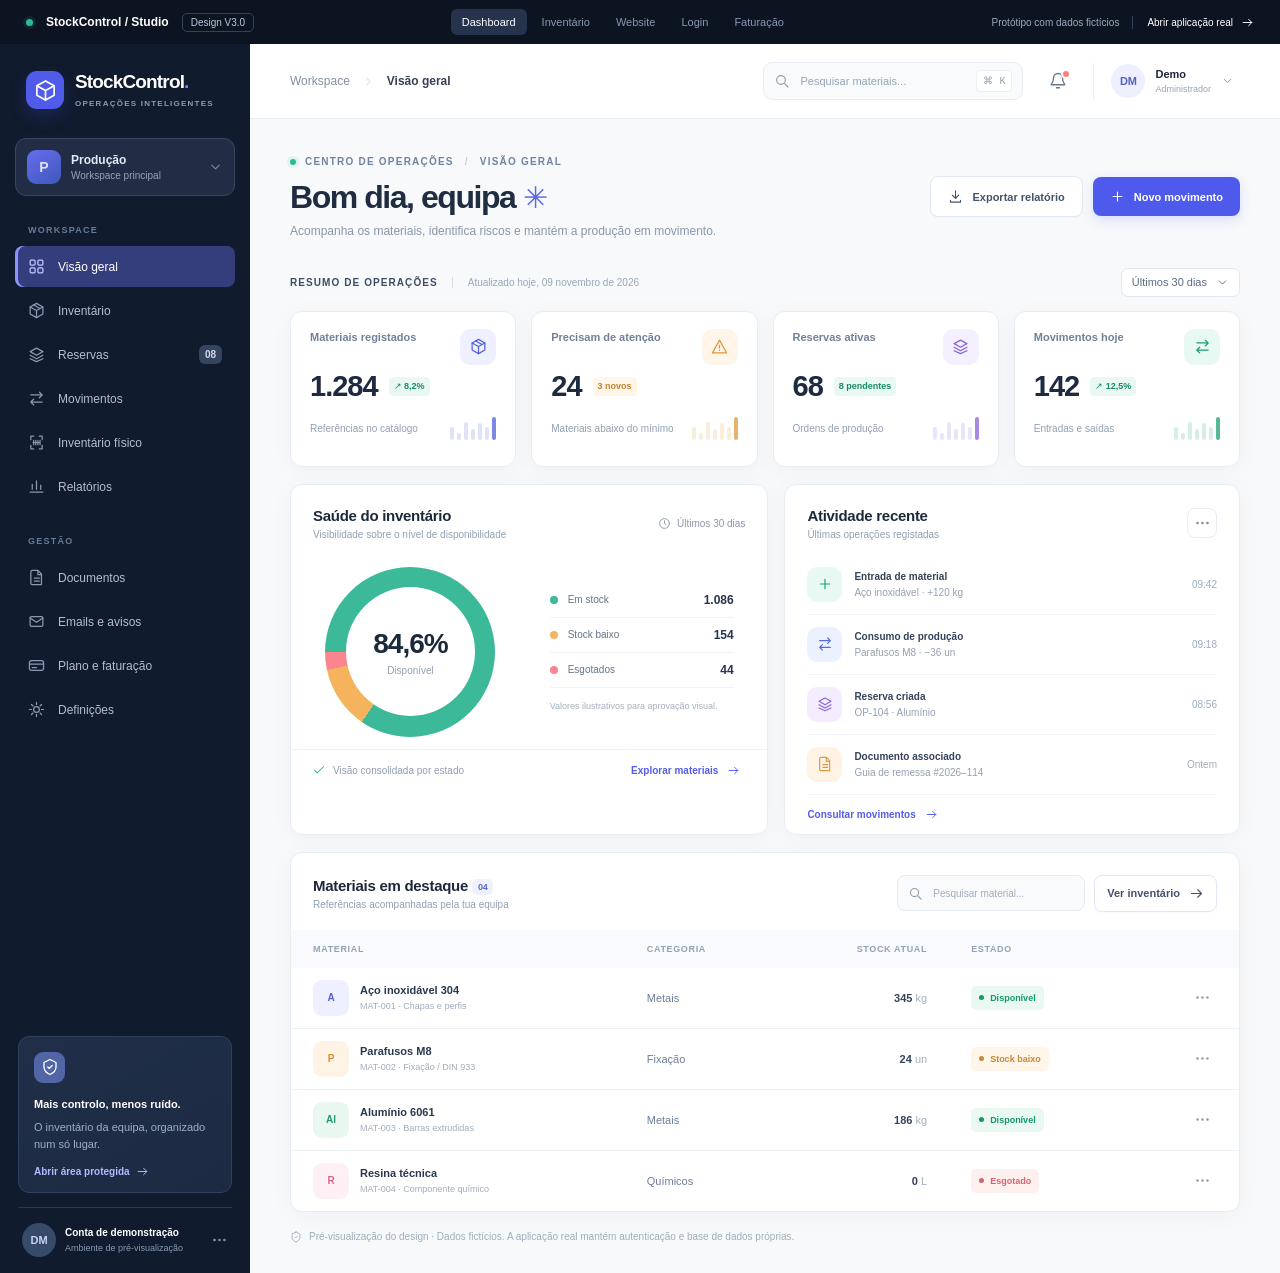
<file: portal_php/public/assets/design-v3/index.html>
<!doctype html>
<html lang="pt-PT">
<head>
<meta charset="UTF-8"><meta name="viewport" content="width=device-width,initial-scale=1">
<meta name="theme-color" content="#101a2a">
<title>StockControl · Design V3 — protótipo</title>
<link rel="stylesheet" href="styles.css">
</head>
<body>
<svg class="svg-defs" xmlns="http://www.w3.org/2000/svg"><defs>
<symbol id="ic-logo" viewBox="0 0 24 24"><path d="m12 2 9 5.1v9.8L12 22l-9-5.1V7.1L12 2Z"/><path d="M3.4 7.4 12 12l8.6-4.6M12 12v10"/></symbol>
<symbol id="ic-grid" viewBox="0 0 24 24"><rect x="3" y="3" width="7" height="7" rx="1.5"/><rect x="14" y="3" width="7" height="7" rx="1.5"/><rect x="3" y="14" width="7" height="7" rx="1.5"/><rect x="14" y="14" width="7" height="7" rx="1.5"/></symbol>
<symbol id="ic-package" viewBox="0 0 24 24"><path d="m12 2 9 5v10l-9 5-9-5V7l9-5Z"/><path d="m3 7 9 5 9-5M12 12v10M8 4.2l9 5"/></symbol>
<symbol id="ic-arrows" viewBox="0 0 24 24"><path d="M4 7h16m-4-4 4 4-4 4M20 17H4m4-4-4 4 4 4"/></symbol>
<symbol id="ic-layers" viewBox="0 0 24 24"><path d="m12 3 9 5-9 5-9-5 9-5Zm-9 10 9 5 9-5M3 18l9 4 9-4"/></symbol>
<symbol id="ic-scan" viewBox="0 0 24 24"><path d="M8 3H4v5m12-5h4v5M4 16v5h4m12-5v5h-4M7 12h10M8 9v6m3-6v6m3-6v6m3-6v6"/></symbol>
<symbol id="ic-chart" viewBox="0 0 24 24"><path d="M3 20h18M6 16V9m6 7V4m6 12v-6"/></symbol>
<symbol id="ic-file" viewBox="0 0 24 24"><path d="M6 2h8l5 5v15H6a2 2 0 0 1-2-2V4a2 2 0 0 1 2-2ZM14 2v6h5M9 13h7m-7 4h7"/></symbol>
<symbol id="ic-mail" viewBox="0 0 24 24"><rect x="3" y="5" width="18" height="14" rx="2"/><path d="m3 7 9 6 9-6"/></symbol>
<symbol id="ic-credit" viewBox="0 0 24 24"><rect x="2" y="5" width="20" height="14" rx="3"/><path d="M2 10h20M6 15h6"/></symbol>
<symbol id="ic-settings" viewBox="0 0 24 24"><path d="M12 2v3m0 14v3M4.9 4.9l2.1 2.1m10 10 2.1 2.1M2 12h3m14 0h3M4.9 19.1 7 17m10-10 2.1-2.1"/><circle cx="12" cy="12" r="4"/></symbol>
<symbol id="ic-search" viewBox="0 0 24 24"><circle cx="10.5" cy="10.5" r="6.5"/><path d="m16 16 5 5"/></symbol>
<symbol id="ic-bell" viewBox="0 0 24 24"><path d="M18 8a6 6 0 0 0-12 0c0 7-3 7-3 9h18c0-2-3-2-3-9M10 21h4"/></symbol>
<symbol id="ic-plus" viewBox="0 0 24 24"><path d="M12 5v14M5 12h14"/></symbol>
<symbol id="ic-arrow" viewBox="0 0 24 24"><path d="M4 12h16m-6-6 6 6-6 6"/></symbol>
<symbol id="ic-chevron" viewBox="0 0 24 24"><path d="m9 6 6 6-6 6"/></symbol>
<symbol id="ic-down" viewBox="0 0 24 24"><path d="m6 9 6 6 6-6"/></symbol>
<symbol id="ic-download" viewBox="0 0 24 24"><path d="M12 3v12m-5-5 5 5 5-5M4 18v3h16v-3"/></symbol>
<symbol id="ic-check" viewBox="0 0 24 24"><path d="m4 12 5 5L20 6"/></symbol>
<symbol id="ic-alert" viewBox="0 0 24 24"><path d="m12 3 10 18H2L12 3Zm0 7v4m0 3v.5"/></symbol>
<symbol id="ic-trend" viewBox="0 0 24 24"><path d="m3 17 6-6 4 4 8-8m-7 0h7v7"/></symbol>
<symbol id="ic-clock" viewBox="0 0 24 24"><circle cx="12" cy="12" r="9"/><path d="M12 7v5l3 2"/></symbol>
<symbol id="ic-dots" viewBox="0 0 24 24"><circle cx="5" cy="12" r="1"/><circle cx="12" cy="12" r="1"/><circle cx="19" cy="12" r="1"/></symbol>
<symbol id="ic-shield" viewBox="0 0 24 24"><path d="m12 2 8 4v6c0 5-3.5 8-8 10-4.5-2-8-5-8-10V6l8-4Z"/><path d="m9 12 2 2 4-4"/></symbol>
<symbol id="ic-lock" viewBox="0 0 24 24"><rect x="4" y="10" width="16" height="11" rx="2"/><path d="M8 10V7a4 4 0 0 1 8 0v3"/></symbol>
<symbol id="ic-user" viewBox="0 0 24 24"><circle cx="12" cy="8" r="4"/><path d="M4 21c0-5 3-7 8-7s8 2 8 7"/></symbol>
<symbol id="ic-menu" viewBox="0 0 24 24"><path d="M3 6h18M3 12h18M3 18h18"/></symbol>
<symbol id="ic-close" viewBox="0 0 24 24"><path d="M5 5 19 19M19 5 5 19"/></symbol>
</defs></svg>
<div class="preview-top" id="previewTop"><div class="preview-left"><span class="preview-light"></span><strong>StockControl / Studio</strong><span class="preview-version">Design V3.0</span></div><div class="preview-switch" role="tablist" aria-label="Ecrãs"><button class="active" data-screen="dashboard">Dashboard</button><button data-screen="inventory">Inventário</button><button data-screen="home">Website</button><button data-screen="login">Login</button><button data-screen="billing">Faturação</button></div><div class="preview-right"><span>Protótipo com dados fictícios</span><a href="../../../?page=login">Abrir aplicação real <svg class="icon"><use href="#ic-arrow"/></svg></a></div></div>
<div id="screen-dashboard" class="screen active"></div>
<div id="screen-inventory" class="screen"></div>
<div id="screen-home" class="screen"></div>
<div id="screen-login" class="screen"></div>
<div id="screen-billing" class="screen"></div>
<div id="toast" class="toast" role="status" aria-live="polite"></div>
<div id="modal-host"></div>
<script src="app.js"></script>
</body></html>
</file>
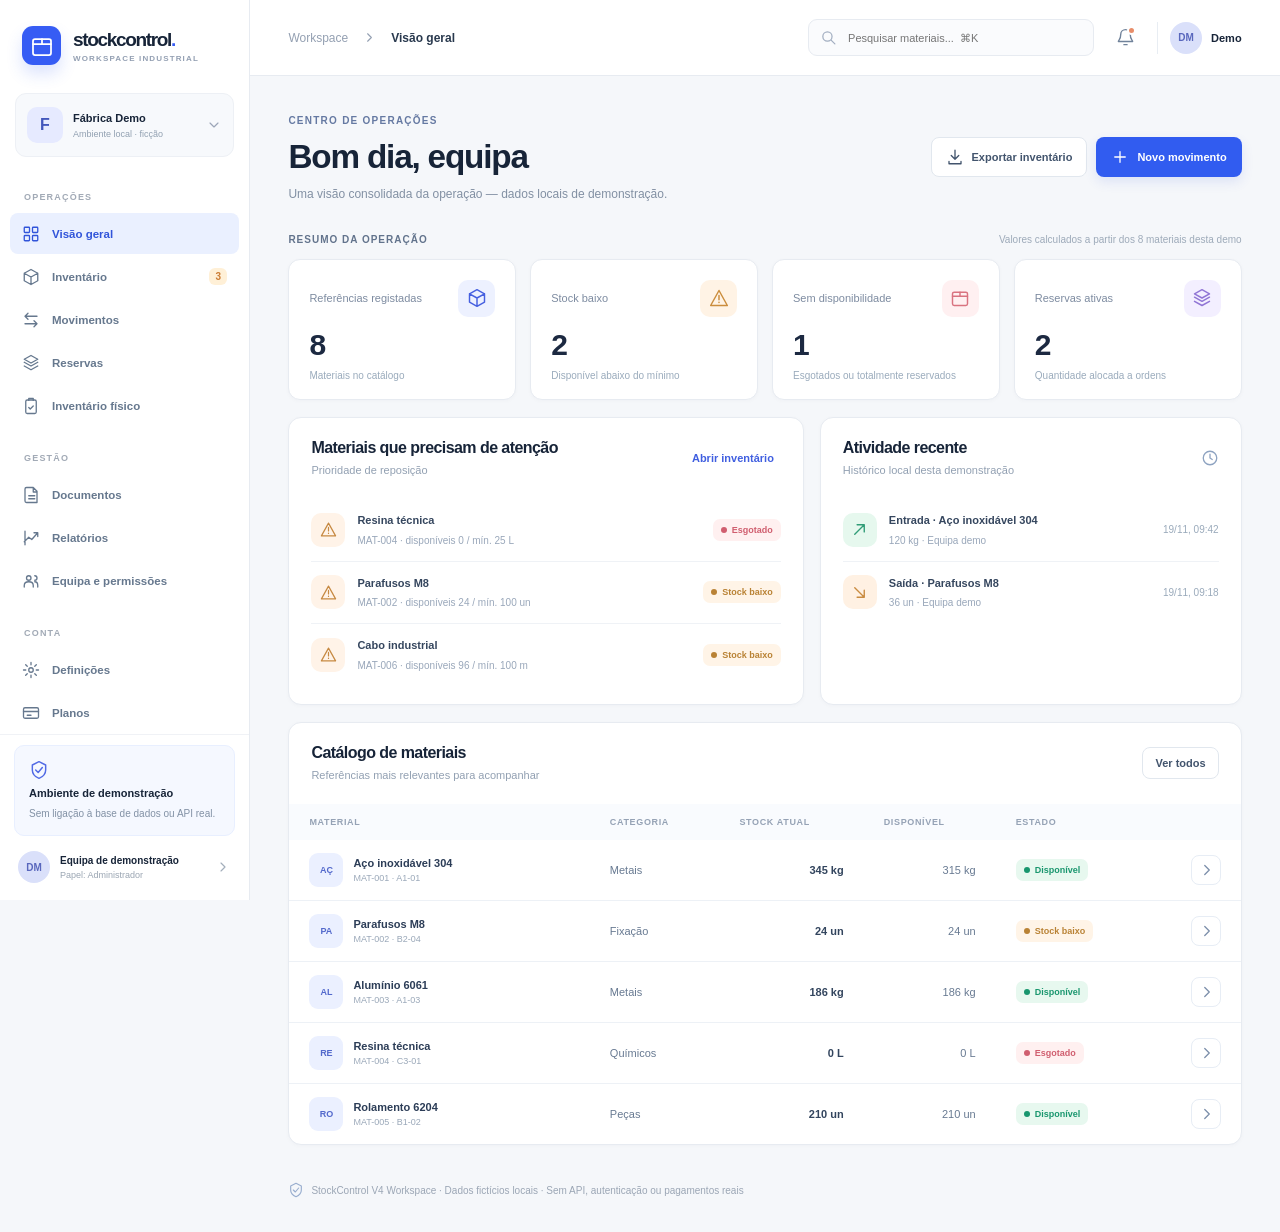
<file: portal_php/public/assets/design-v4/index.html>
<!doctype html>
<html lang="pt-PT">
<head>
  <meta charset="utf-8">
  <meta name="viewport" content="width=device-width,initial-scale=1">
  <meta name="theme-color" content="#f5f7fa">
  <meta name="robots" content="noindex,nofollow">
  <meta name="description" content="StockControl V4 — ambiente de demonstração local para inventário, reservas e produção. Sem ligação a dados reais.">
  <title>StockControl — Workspace V4 (Demonstração)</title>
  <link rel="stylesheet" href="./styles.css">
</head>
<body>
  <a class="skip-link" href="#main-content">Saltar para o conteúdo</a>
  <div id="app"></div>
  <div id="modal-host"></div>
  <div id="toast" class="toast" role="status" aria-live="polite"></div>
  <script src="./model.js"></script>
  <script src="./app.js"></script>
  <style>.skip-link{position:fixed;left:15px;top:-60px;z-index:300;background:#fff;padding:10px 15px;border:2px solid #365cf4;border-radius:8px}.skip-link:focus{top:12px}</style>
</body>
</html>
</file>
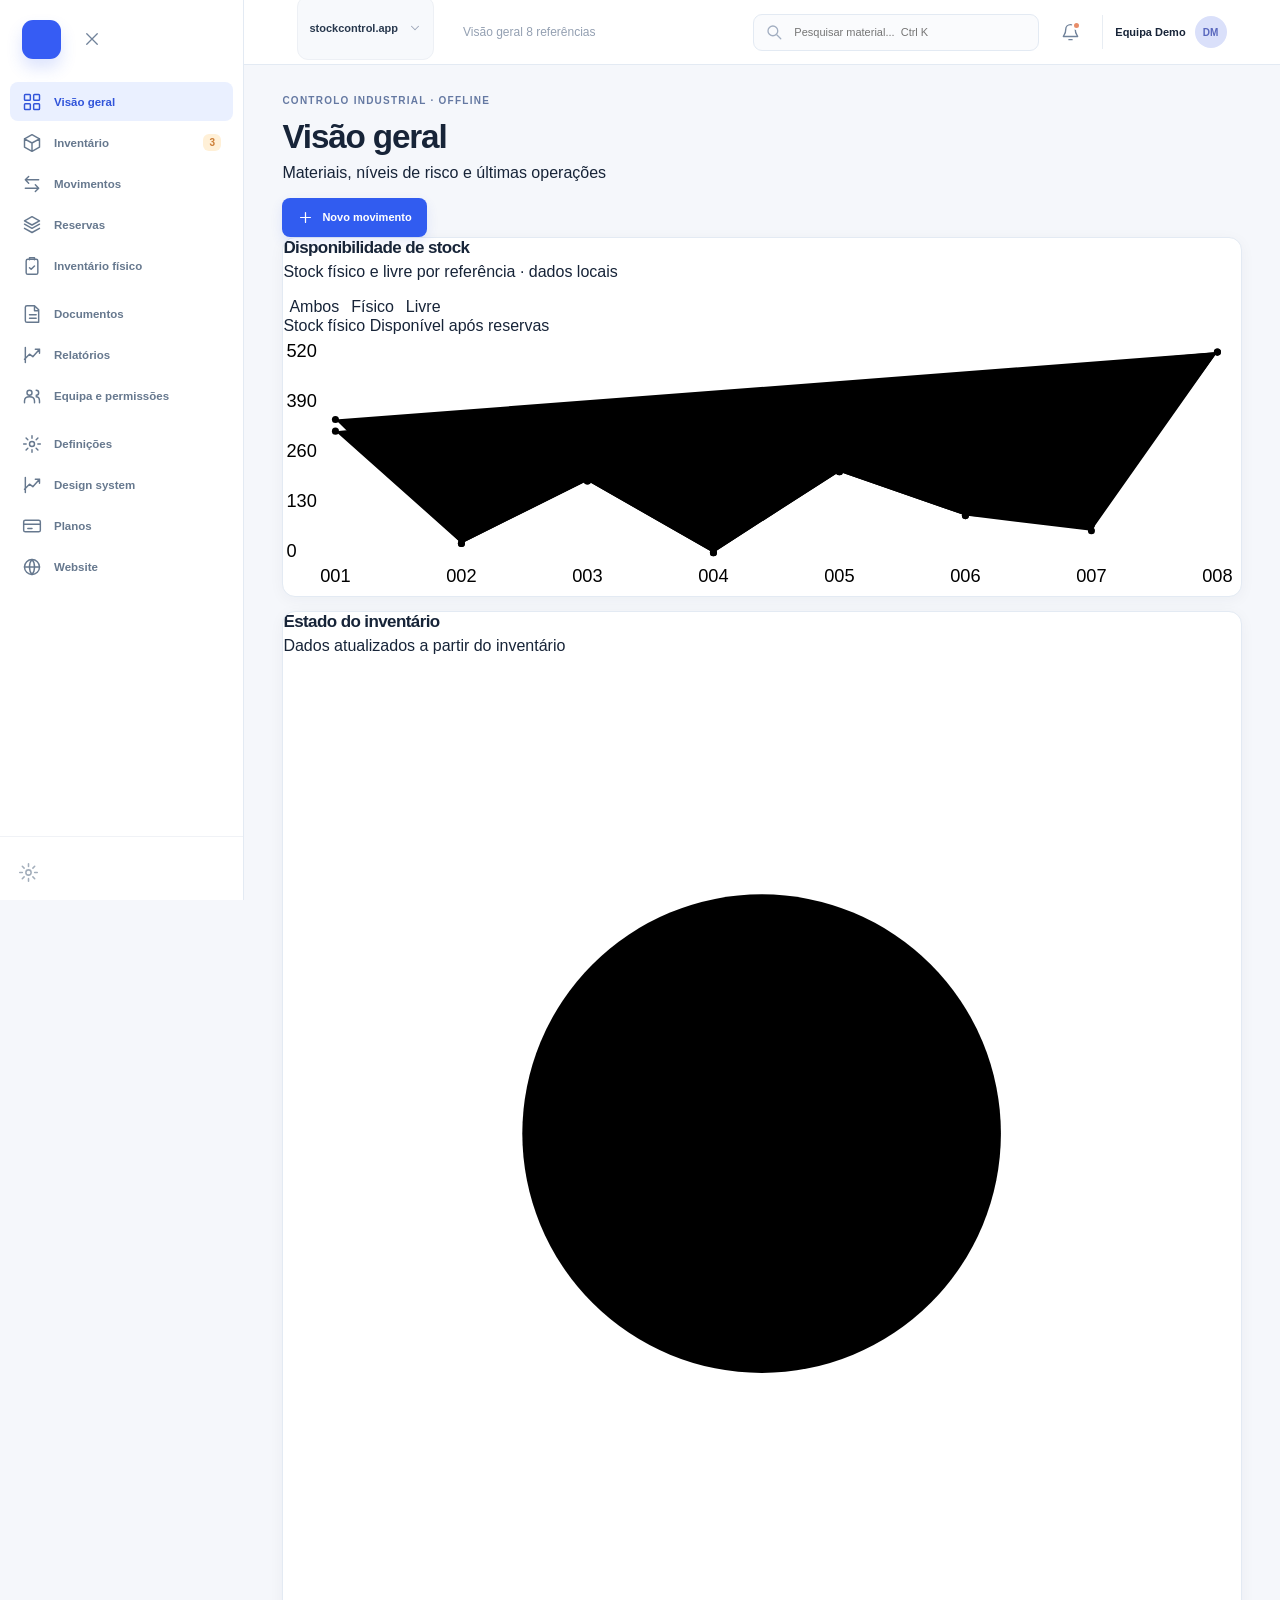
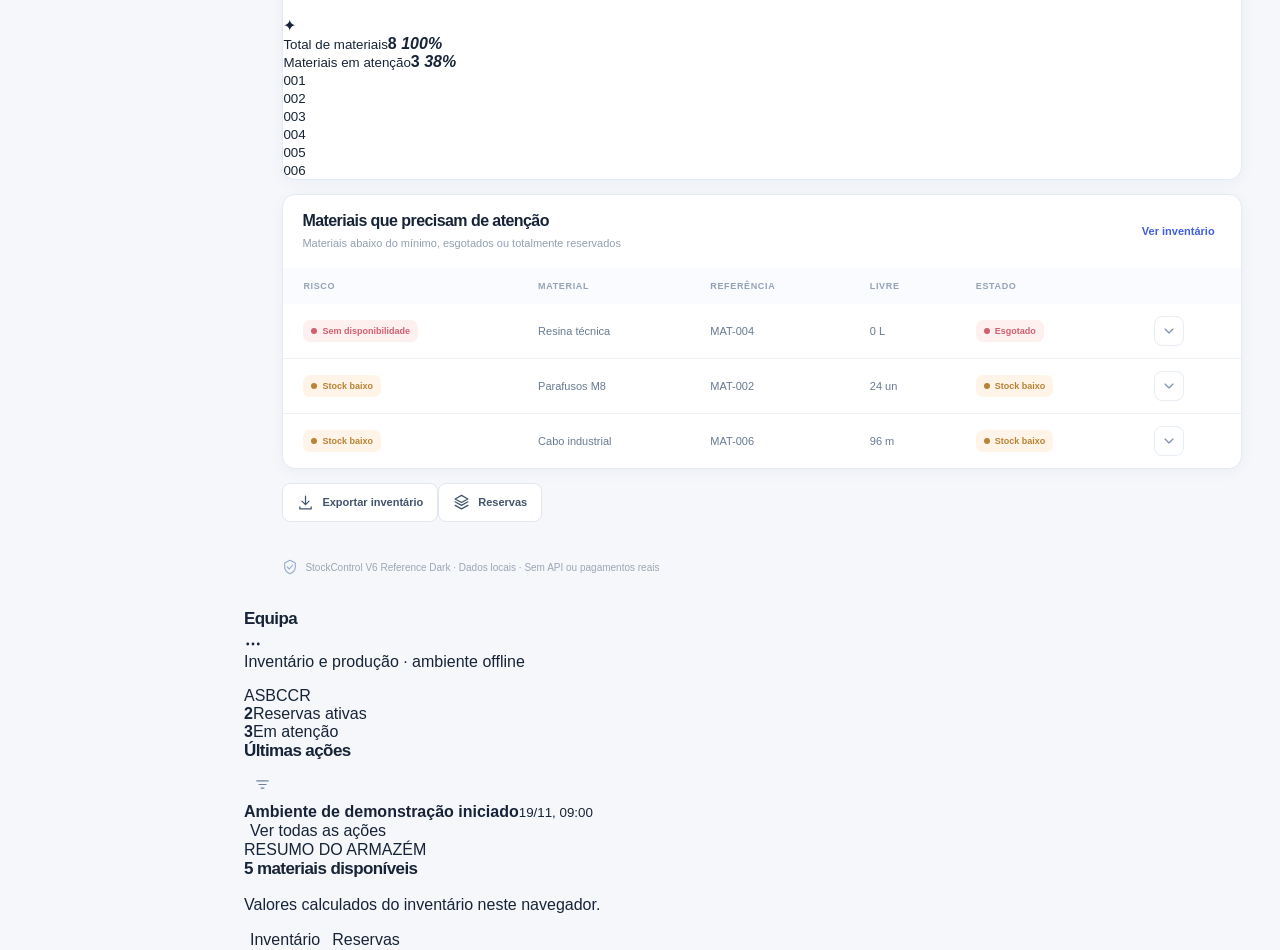
<file: portal_php/public/assets/design-v5/index.html>
<!doctype html>
<html lang="pt-PT">
<head>
  <meta charset="utf-8">
  <meta name="viewport" content="width=device-width,initial-scale=1">
  <meta name="theme-color" content="#f5f7fb">
  <meta name="robots" content="noindex,nofollow">
  <meta name="description" content="StockControl V5 Offline — inventário, movimentos, reservas, contagens e relatórios locais.">
  <title>StockControl V5 — Offline Workspace</title>
  <link rel="stylesheet" href="./styles.css">
  <style>.skip-link{position:fixed;left:15px;top:-60px;z-index:300;background:#fff;padding:10px 15px;border:2px solid #365cf4;border-radius:8px}.skip-link:focus{top:12px}</style>
</head>
<body>
  <a class="skip-link" href="#main-content">Saltar para o conteúdo</a>
  <div id="app"></div>
  <div id="modal-host"></div>
  <div id="toast" class="toast" role="status" aria-live="polite"></div>
  <script src="./model.js"></script>
  <script src="./backup.js"></script>
  <script src="./app.js"></script>
</body>
</html>
</file>
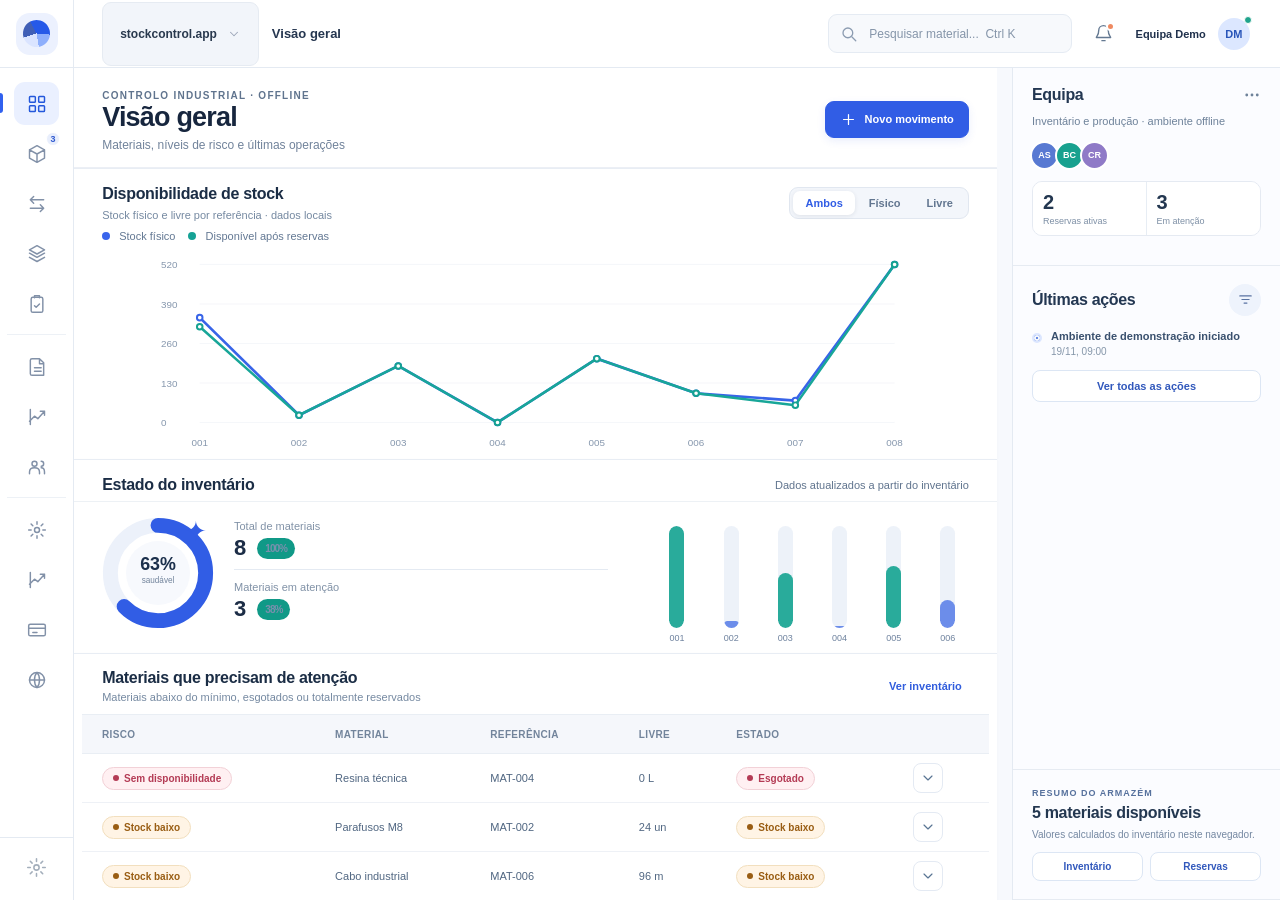
<file: portal_php/public/assets/design-v8/index.html>
<!doctype html>
<html lang="pt-PT">
<head>
  <meta charset="utf-8">
  <meta name="viewport" content="width=device-width,initial-scale=1">
  <meta name="theme-color" content="#ffffff">
  <meta name="robots" content="noindex,nofollow">
  <meta name="description" content="StockControl V8 Premium Light — demonstração industrial offline com dados fictícios.">
  <title>StockControl V8 — Premium Light</title>
  <link rel="stylesheet" href="../design-v5/styles.css">
  <link rel="stylesheet" href="../design-v5/reference-theme.css">
  <link rel="stylesheet" href="./premium-light.css">
</head>
<body>
  <a href="#main-content" class="skip-link">Saltar para o conteúdo</a>
  <div id="app"></div>
  <div id="modal-host"></div>
  <div id="toast" class="toast" role="status" aria-live="polite"></div>
  <script src="../design-v5/model.js"></script>
  <script src="../design-v5/backup.js"></script>
  <script src="../design-v5/app.js"></script>
</body>
</html>
</file>
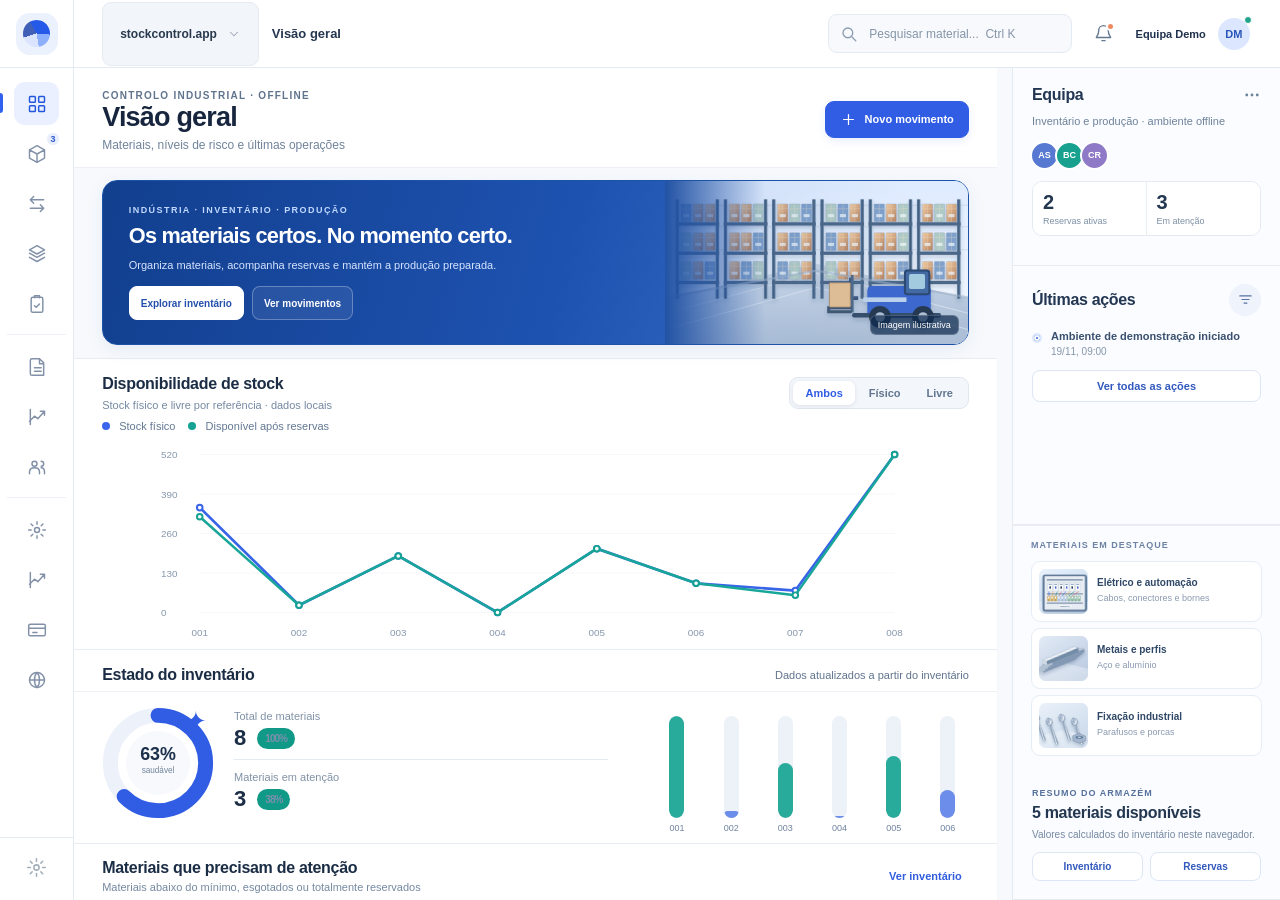
<file: portal_php/public/assets/design-v9/index.html>
<!doctype html>
<html lang="pt-PT">
<head>
  <meta charset="utf-8">
  <meta name="viewport" content="width=device-width,initial-scale=1">
  <meta name="theme-color" content="#ffffff">
  <meta name="robots" content="noindex,nofollow">
  <meta name="description" content="StockControl V9 — demonstração offline de gestão industrial com imagens de materiais, stock e produção.">
  <title>StockControl V9 — Industrial Visual</title>
  <link rel="stylesheet" href="../design-v5/styles.css">
  <link rel="stylesheet" href="../design-v5/reference-theme.css">
  <link rel="stylesheet" href="../design-v8/premium-light.css">
  <link rel="stylesheet" href="./industrial-visuals.css">
</head>
<body>
  <a href="#main-content" class="skip-link">Saltar para o conteúdo</a>
  <div id="app"></div>
  <div id="modal-host"></div>
  <div id="toast" class="toast" role="status" aria-live="polite"></div>
  <script src="../design-v5/model.js"></script>
  <script src="../design-v5/backup.js"></script>
  <script src="../design-v5/app.js"></script>
  <script src="./enhance.js"></script>
</body>
</html>
</file>
<file: portal_php/public/assets/design-v3/styles.css>
:root{--ink:#1c293a;--muted:#8290a4;--line:#e8edf2;--panel:#fff;--canvas:#f7f9fb;--blue:#4d57ea;--navy:#131d2e;--teal:#0f9d80;--shadow:0 4px 25px rgba(28,41,58,.035);font-family:Inter,ui-sans-serif,-apple-system,BlinkMacSystemFont,"Segoe UI",sans-serif;color:var(--ink);font-synthesis:none}*{box-sizing:border-box}body{margin:0;background:#eef1f6;font-size:14px}button,input,select{font:inherit}button{cursor:pointer}a{color:inherit;text-decoration:none}.svg-defs{position:absolute;width:0;height:0;pointer-events:none;overflow:hidden}.icon{width:18px;height:18px;stroke:currentColor;stroke-width:1.75;fill:none;stroke-linecap:round;stroke-linejoin:round;flex-shrink:0;vertical-align:middle}button{border:0;background:transparent;color:inherit}button:focus-visible,a:focus-visible,input:focus-visible,select:focus-visible{outline:3px solid rgba(78,88,236,.33);outline-offset:2px}.screen{display:none}.screen.active{display:block}.preview-top{height:44px;background:#0d1421;color:#cbd4e2;display:flex;align-items:center;justify-content:space-between;gap:18px;padding:0 26px;position:relative;z-index:10;font-size:11px}.preview-left,.preview-right,.preview-switch{display:flex;align-items:center;gap:13px}.preview-left strong{color:#fff;font-weight:700;font-size:12px}.preview-light,.pulse-dot{width:7px;height:7px;border-radius:100%;background:#2dbb96;display:inline-block;box-shadow:0 0 0 3px rgba(45,187,150,.11)}.preview-version{color:#bac6dc;border:1px solid #344157;padding:3px 8px;border-radius:5px;font-size:10px}.preview-switch{height:100%;gap:4px}.preview-switch button{font-size:11px;color:#8898b3;padding:7px 11px;border-radius:6px}.preview-switch button.active{background:#25334d;color:#fff}.preview-right{font-size:10px;color:#9eabc0}.preview-right a{display:flex;align-items:center;gap:8px;color:white;border-left:1px solid #33415c;padding-left:14px}.preview-right .icon{width:13px;height:13px}.app-shell{display:flex;min-height:calc(100vh - 44px)}.app-sidebar{width:250px;min-width:250px;background:#101b2d;color:#9aa8be;display:flex;flex-direction:column;min-height:calc(100vh - 44px);padding:27px 15px 12px;position:relative}.sb-brand{display:flex;align-items:center;gap:11px;padding:0 11px 29px;color:white}.brand-symbol{width:38px;height:38px;border-radius:11px;background:#515bea;color:white;display:grid;place-items:center;box-shadow:0 8px 18px rgba(76,81,234,.2)}.brand-symbol .icon{width:23px;height:23px}.sb-brand strong{font-size:19px;letter-spacing:-.85px;line-height:1}.brand-period{color:#7984ff}.sb-brand small{display:block;font-size:8px;font-weight:700;letter-spacing:1.24px;margin-top:8px;color:#8c9bb2}.sidebar-close{display:none!important}.workspace{width:100%;height:58px;padding:8px 11px;border:1px solid #394660;border-radius:11px;background:#202d44;display:flex;align-items:center;gap:10px;color:#e2eaf5;text-align:left}.workspace-letter{display:grid;place-items:center;width:34px;height:34px;border-radius:9px;font-weight:800;color:#dce3ff;background:linear-gradient(145deg,#666ded,#3f58ba)}.workspace-info{flex:1}.workspace-info b,.workspace-info small{display:block}.workspace-info b{font-size:12px}.workspace-info small{font-size:10px;color:#95a2b7;margin-top:3px}.workspace .icon{width:15px;transform:rotate(0);color:#7b8a9c}.nav-section-title{font-size:9px;font-weight:800;letter-spacing:1.25px;color:#677b96;margin:29px 13px 11px}.sidenav{display:grid;gap:3px}.nav-item{width:100%;display:flex;align-items:center;text-align:left;gap:13px;padding:0 13px;height:41px;color:#b3bfd1;border-radius:8px;font-size:12px;font-weight:500}.nav-item .icon{height:17px;width:17px;color:#899ab1}.nav-item span{flex:1}.nav-item:hover{background:#1a2940;color:white}.nav-item.is-active{background:#343e7c;color:white;box-shadow:inset 3px 0 0 #8b93ff}.nav-item.is-active .icon{color:#c3c7ff}.nav-badge{font-size:10px;font-weight:700;color:#d3d9e8;background:#35455f;min-width:23px;text-align:center;padding:4px 5px;border-radius:6px}.sidebar-foot{margin-top:auto;padding:28px 3px 2px}.sidetip{background:linear-gradient(150deg,#202e49,#1c2b42);border:1px solid #31415b;border-radius:11px;padding:15px 15px 14px}.sidetip-icon{width:31px;height:31px;display:grid;place-items:center;background:#5265a6;color:white;border-radius:9px;margin-bottom:12px}.sidetip b{color:white;font-size:11px}.sidetip p{font-size:11px;line-height:1.55;color:#9eafc8;margin:8px 0 12px}.sidetip a{display:flex;align-items:center;gap:6px;color:#b3baff;font-weight:700;font-size:10px}.sidetip a .icon{height:13px;width:13px}.account-row{border-top:1px solid #2a3850;padding:15px 4px 2px;margin-top:14px;display:flex;align-items:center;gap:9px;text-align:left;color:#fff;width:100%}.avatar{height:34px;width:34px;border-radius:50%;display:grid;place-items:center;font-size:11px;font-weight:800}.avatar.navy{background:#384a69;color:#c5d5f3}.avatar.lavender{background:#eef0ff;color:#5360c5}.account-row span:nth-child(2){flex:1}.account-row strong,.account-row small{display:block}.account-row strong{font-size:10px}.account-row small{font-size:9px;color:#899bb4;margin-top:5px}.account-row>.icon{width:17px;color:#8392a9}.app-body{flex:1;min-width:0;background:var(--canvas)}.app-topbar{height:75px;background:#fff;border-bottom:1px solid #e9edf3;display:flex;align-items:center;justify-content:space-between;padding:0 40px;gap:24px}.topbar-left,.topbar-actions{display:flex;align-items:center;gap:12px}.topbar-left{font-size:12px;color:#8290a4}.topbar-left .icon{width:13px;height:13px;color:#c6cfdb}.topbar-left strong{font-size:12px;color:#344256}.topbar-actions{gap:18px}.global-search{height:38px;border:1px solid #e9edf3;background:#f8fafc;border-radius:9px;min-width:260px;display:flex;align-items:center;padding:0 10px;gap:8px;color:#91a0b1}.global-search .icon{width:16px;height:16px}.global-search input{border:none;background:transparent;flex:1;min-width:0;outline:none;font-size:11px;color:#263347}.global-search input::placeholder{color:#98a4b4}.global-search kbd{font-size:10px;background:#fff;padding:4px 6px;border:1px solid #ecf0f5;border-radius:4px;white-space:nowrap}.icon-button{height:34px;width:34px;display:grid;place-items:center;border-radius:9px}.notify{position:relative}.notify .icon{color:#66768d}.notify i{width:6px;height:6px;border-radius:50%;background:#ff8175;border:2px solid #fff;position:absolute;top:5px;right:4px;box-sizing:content-box}.notify-wrap{position:relative}.notify-panel{position:absolute;right:0;top:45px;width:275px;background:#fff;border:1px solid var(--line);box-shadow:0 15px 40px #101d3040;border-radius:12px;padding:18px;z-index:20}.notify-panel b{font-size:13px}.notify-panel p{font-size:12px;line-height:1.6;color:#8290a4}.notify-panel button{color:#4d57ea;font-size:11px;font-weight:700}.header-user{border-left:1px solid #ebeff4;padding-left:17px;display:flex;align-items:center;gap:10px}.header-user .user-text{text-align:left;display:grid;gap:4px}.header-user b{font-size:11px}.header-user small{font-size:9px;color:#97a3b3}.header-user>.icon{width:13px;color:#8290a4}.mobile-menu{display:none}.main-area{padding:37px 40px 30px;max-width:1500px;margin:auto}.page-header{display:flex;align-items:center;justify-content:space-between;gap:20px;margin-bottom:30px}.eyebrow{color:#7183a2;letter-spacing:1.22px;font-weight:800;font-size:10px;display:flex;align-items:center;gap:9px}.eyebrow .pulse-dot{height:6px;width:6px}.eyebrow-divider{color:#c7d0dc;margin:0 2px}.page-header h1{font-size:32px;letter-spacing:-1.45px;font-weight:780;color:#202c40;line-height:1.15;margin:12px 0 8px}.greeting-dot{color:#5b67df;font-size:30px;font-weight:400}.page-header p{font-size:12px;color:#8897ab;margin:0}.header-buttons{display:flex;align-items:center;gap:10px;flex-shrink:0}.btn{border-radius:8px;padding:12px 17px;display:inline-flex;align-items:center;gap:9px;justify-content:center;font-size:11px;font-weight:700;white-space:nowrap;transition:transform .12s,box-shadow .12s}.btn:hover{transform:translateY(-1px)}.btn .icon{height:15px;width:15px}.btn-white{border:1px solid #e2e8f1;background:#fff;color:#44536b;box-shadow:0 1px 2px #1c293a07}.btn-main{background:#4e5aeb;color:#fff;box-shadow:0 4px 12px #4e5aeb2b}.btn-main:hover{background:#414ad6}.overview-head{display:flex;align-items:center;justify-content:space-between;margin-bottom:14px}.overview-head>div{display:flex;align-items:center;gap:14px}.overview-head span{font-size:10px;letter-spacing:1.08px;color:#3d4d65;font-weight:800}.overview-head small{color:#9aa7b7;font-size:10px;border-left:1px solid #d9e0e9;padding-left:15px}.period-btn{color:#5b6b81;font-size:11px;border:1px solid #e3e8ef;border-radius:7px;background:#fff;padding:7px 10px;display:flex;align-items:center;gap:9px}.period-btn .icon{width:13px;height:13px}.stats-grid{display:grid;grid-template-columns:repeat(4,minmax(0,1fr));gap:15px}.stat-card{min-height:156px;background:#fff;border:1px solid #e8edf3;border-radius:12px;box-shadow:var(--shadow);padding:19px 19px 17px;overflow:hidden}.stat-head{display:flex;align-items:flex-start;justify-content:space-between;gap:10px;color:#718096;font-size:11px;font-weight:600}.stat-icon{height:36px;width:36px;display:grid;place-items:center;border-radius:10px;margin-top:-2px}.stat-icon .icon{height:17px;width:17px}.c-blue{background:#eff0ff;color:#5360db}.c-orange{background:#fff5e9;color:#df9a3a}.c-violet{background:#f5f0ff;color:#8963da}.c-green{background:#e8f8f2;color:#219f76}.c-red{background:#fff0f2;color:#da6273}.stat-value{display:flex;align-items:center;gap:11px;font-size:29px;font-weight:780;letter-spacing:-1px;margin:5px 0 14px;line-height:1.15;color:#1d2a40}.stat-change{font-size:9px;letter-spacing:0;font-weight:700;color:#168b68;background:#e9f8f2;padding:4px 5px;border-radius:4px;white-space:nowrap}.stat-change.warn{color:#c5812b;background:#fff5e9}.stat-bottom{display:flex;align-items:center;justify-content:space-between;color:#91a0b3;font-size:10px;gap:5px}.mini-spark{display:flex;align-items:end;gap:3px;height:23px;background:none}.mini-spark i{height:13px;width:4px;border-radius:2px;background:currentColor;opacity:.18}.mini-spark i:nth-child(2){height:7px}.mini-spark i:nth-child(3){height:18px}.mini-spark i:nth-child(4){height:11px}.mini-spark i:nth-child(5){height:17px}.mini-spark i:nth-child(6){height:13px}.mini-spark i:nth-child(7){height:23px;opacity:.75}.dashboard-grid{margin-top:17px;display:grid;grid-template-columns:1.05fr 1fr;gap:16px}.card{background:#fff;border:1px solid #e8edf3;border-radius:12px;box-shadow:var(--shadow);min-width:0}.stock-card,.activity-card{min-height:310px}.card-head{padding:22px 22px 15px;display:flex;align-items:center;justify-content:space-between;gap:12px}.card-head h2{font-size:15px;letter-spacing:-.28px;font-weight:760;margin:0 0 5px}.card-head p{font-size:10px;color:#91a0b3;margin:0}.head-chip{display:inline-flex;align-items:center;gap:6px;color:#8997aa;font-size:10px}.head-chip .icon{width:13px;height:13px}.health-layout{display:flex;align-items:center;justify-content:center;gap:55px;padding:12px 20px 12px}.donut-wrap{position:relative}.donut{height:170px;width:170px;border-radius:50%;background:conic-gradient(#3cb999 0 84.6%,#f5b35d 84.6% 96.6%,#fa858e 96.6% 100%);display:grid;place-items:center;transform:rotate(-90deg)}.donut-inner{width:129px;height:129px;background:white;border-radius:50%;display:flex;align-items:center;justify-content:center;flex-direction:column;transform:rotate(90deg)}.donut-inner strong{font-size:28px;letter-spacing:-1px}.donut-inner span{font-size:10px;color:#91a0b3;margin-top:5px}.health-legend{width:184px}.health-legend>div{display:flex;align-items:center;gap:10px;padding:10px 0;border-bottom:1px solid #f2f4f7;font-size:10px;color:#64748b}.legend-dot{width:8px;height:8px;border-radius:50%;flex-shrink:0}.legend-dot.green{background:#3cb999}.legend-dot.orange{background:#f5b35d}.legend-dot.red{background:#fa858e}.health-legend strong{color:#27364c;font-size:12px;margin-left:auto}.health-legend p{font-size:9px;line-height:1.4;color:#a4afbe;margin-top:12px}.health-bottom{padding:13px 21px;display:flex;justify-content:space-between;border-top:1px solid #eef1f5;gap:5px;align-items:center}.health-bottom span{display:flex;align-items:center;gap:7px;color:#8f9db1;font-size:10px}.health-bottom span .icon{color:#35b58b;width:14px;height:14px}.health-bottom button,.card-bottom-link{color:#535deb;font-weight:700;font-size:10px;display:flex;align-items:center;gap:9px}.health-bottom button .icon,.card-bottom-link .icon{width:13px;height:13px}.round-more{height:30px;width:30px;border:1px solid #e8edf3;border-radius:8px;display:grid;place-items:center;color:#7e8ca0}.round-more .icon{width:17px}.activity-list{padding:0 22px}.activity-row{display:flex;align-items:center;gap:12px;padding:12px 0;border-bottom:1px solid #f0f3f7}.activity-icon{width:35px;height:35px;border-radius:10px;display:grid;place-items:center;flex-shrink:0}.activity-icon.green{background:#e8f8f2;color:#219f76}.activity-icon.blue{background:#ebf1ff;color:#5369dd}.activity-icon.violet{background:#f3edff;color:#8a66db}.activity-icon.orange{background:#fff3e6;color:#db993d}.activity-icon .icon{width:16px;height:16px}.activity-row>span:nth-child(2){flex:1;min-width:0}.activity-row b,.activity-row small{display:block}.activity-row b{font-size:10px;color:#344359;font-weight:750}.activity-row small{font-size:10px;color:#94a1b2;margin-top:5px}.activity-row time{font-size:10px;color:#9cabbc}.activity-card .card-bottom-link{padding:13px 22px;margin-top:0}.recent-card{margin-top:17px}.recent-head{padding-bottom:18px}.count-tag{color:#5865cf;background:#f0f1ff;padding:3px 6px;border-radius:5px;font-size:9px;vertical-align:middle}.card-tools{display:flex;align-items:center;gap:9px}.table-search{border:1px solid #e6ebf2;background:#f9fafc;border-radius:8px;height:36px;min-width:188px;display:flex;align-items:center;padding:0 10px;gap:8px;color:#8da0b1}.table-search input{width:100%;font-size:10px;color:#27354a;border:0;outline:none;background:transparent}.table-search input::placeholder{color:#a0acbc}.table-search .icon{height:15px;width:15px}.compact{padding:10px 12px}.table-scroll{overflow-x:auto}.inventory-table{border-collapse:collapse;width:100%;min-width:650px}.inventory-table th{background:#f8fafd;color:#96a2b4;font-size:9px;font-weight:800;letter-spacing:.65px;text-transform:uppercase;padding:14px 22px;text-align:left;white-space:nowrap}.inventory-table th.numeric{text-align:right}.inventory-table td{border-bottom:1px solid #eef2f6;padding:12px 22px;font-size:11px;color:#6e7e96}.inventory-table tbody tr:last-child td{border-bottom:0}.inventory-table td.numeric{text-align:right;font-weight:750;color:#344359;white-space:nowrap}.unit{font-weight:400;color:#a2afbd}.material-name{display:flex;align-items:center;gap:11px;min-width:180px}.material-icon{width:36px;height:36px;border-radius:9px;display:grid;place-items:center;font-size:10px;font-weight:800;flex-shrink:0}.material-icon.indigo{color:#5360d7;background:#eff0ff}.material-icon.orange{color:#d98d30;background:#fff3e6}.material-icon.green{color:#229875;background:#e8f8f0}.material-icon.pink{color:#d5688b;background:#fff0f5}.material-icon.blue{color:#4b8ab8;background:#ebf6ff}.material-icon.violet{color:#8566c7;background:#f4effe}.material-name b,.material-name small{display:block;white-space:nowrap}.material-name b{font-size:11px;color:#29384f;font-weight:750}.material-name small{font-size:9px;color:#a0acbc;margin-top:5px}.status{display:inline-flex;align-items:center;gap:6px;font-size:9px;font-weight:700;border-radius:5px;padding:7px 8px;white-space:nowrap}.status>span{height:5px;width:5px;border-radius:50%;background:currentColor}.status.green{background:#e9f9f2;color:#14976c}.status.orange{background:#fff5e8;color:#c38a37}.status.red{background:#fff0f0;color:#d66370}.td-action{text-align:right}.mini-more{color:#8f9cae}.mini-more .icon{width:17px;height:17px}.demo-footer{margin:19px 0 0;display:flex;gap:7px;align-items:center;color:#a0adbb;font-size:10px}.demo-footer .icon{width:12px;height:12px}.empty-state{display:flex;flex-direction:column;align-items:center;gap:9px;padding:28px;color:#93a2b5}.empty-state .icon{height:26px;width:26px}.empty-state b{color:#40516a}.inventory-page-head{margin-bottom:24px}.inventory-summary{display:grid;grid-template-columns:repeat(3,1fr);gap:15px}.inventory-full-card{margin-top:18px}.inventory-search{min-width:245px}.filter-tabs{display:flex;gap:7px;border-bottom:1px solid #ebeff5;padding:0 20px 13px;overflow-x:auto}.filter-chip{border:1px solid #e9edf3;color:#7b8ba0;border-radius:7px;padding:8px 13px;font-size:10px;white-space:nowrap}.filter-chip.active{background:#eaf0ff;border-color:#e1e7ff;color:#4857d3;font-weight:750}.table-footer{display:flex;justify-content:space-between;padding:18px 22px;color:#91a0b1;font-size:10px;border-top:1px solid #edf1f5}.billing-intro{display:flex;align-items:center;justify-content:space-between;padding:30px;gap:20px;background:linear-gradient(105deg,#ffffff 60%,#f0f2ff)}.billing-state{display:flex;gap:19px;align-items:center}.billing-mark{height:60px;width:60px;border-radius:14px;background:#e8ebff;display:grid;place-items:center;color:#5360de}.billing-mark .icon{height:26px;width:26px}.billing-state small{font-size:10px;letter-spacing:1px;color:#8591a4;font-weight:800}.billing-state h2{font-size:23px;margin:8px 0}.billing-state p{font-size:11px;color:#8797ab;margin:0}.billing-demo-tag{border-radius:7px;background:#ecedf9;color:#686caa;font-size:10px;font-weight:700;padding:9px 13px}.plans-header{display:flex;justify-content:space-between;align-items:end;margin-top:38px;margin-bottom:22px}.plans-header h2{font-size:26px;letter-spacing:-.8px;margin:10px 0 8px}.plans-header p{color:#91a0b3;font-size:12px;margin:0}.billing-period{display:flex;gap:3px;border:1px solid #e8ecf2;background:white;padding:4px;border-radius:9px}.billing-period button{font-size:11px;border-radius:6px;padding:9px 18px;color:#7f8fa3}.billing-period button.active{background:#1a2943;color:white}.plans-grid{display:grid;grid-template-columns:repeat(2,1fr);gap:16px}.plan-card{padding:28px;position:relative}.plan-card.featured{border-color:#b7befd}.popular{position:absolute;right:25px;top:26px;font-size:9px;color:#4c57d8;background:#edf0ff;border-radius:4px;font-weight:800;padding:6px 8px}.plan-kicker{font-size:10px;letter-spacing:1.2px;font-weight:800;color:#7c8aa2}.plan-card h3{font-size:24px;letter-spacing:-.8px;margin:12px 0 8px}.plan-card p{font-size:11px;color:#8a9aaf;margin:0}.plan-price{font-size:21px;font-weight:800;margin:27px 0 20px;letter-spacing:-.3px}.plan-price small{display:block;color:#a0aebb;font-size:11px;font-weight:400;margin-top:7px;letter-spacing:0}.plan-action{width:100%}.plan-divider{height:1px;background:#e9edf3;margin:25px 0}.plan-card>b{font-size:11px}.plan-card ul{list-style:none;margin:15px 0 0;padding:0;display:grid;gap:14px}.plan-card li{display:flex;gap:10px;align-items:center;font-size:11px;color:#697c95}.plan-card li .icon{width:15px;height:15px;color:#17a37a}.pricing-disclaimer{font-size:10px;color:#9aabbc;margin-top:21px}.landing{background:#fff;min-height:calc(100vh - 44px)}.landing-nav{height:85px;display:flex;align-items:center;justify-content:space-between;max-width:1300px;margin:auto;padding:0 38px}.landing-brand,.login-wordmark{display:flex;align-items:center;gap:12px}.landing-brand b,.login-wordmark b{font-size:23px;letter-spacing:-.9px}.landing-links{display:flex;align-items:center;gap:38px;color:#6b7a90;font-size:12px;font-weight:600}.landing-links button{font-weight:600}.landing-hero{background:radial-gradient(ellipse at 75% 5%,#e6eafa 0,transparent 43%),linear-gradient(180deg,#f7f9fd,#f1f5fc);min-height:590px;padding:105px max(calc((100% - 1240px)/2),42px) 100px;display:grid;grid-template-columns:1.1fr .9fr;gap:75px;align-items:center}.landing-tag{display:inline-flex;gap:9px;align-items:center;letter-spacing:1.1px;font-weight:800;font-size:10px;color:#596ac1;background:#e9edfc;padding:11px 13px;border-radius:7px}.landing-headline h1{font-size:clamp(45px,4.2vw,66px);line-height:1.11;letter-spacing:-2.8px;color:#1c2a40;margin:30px 0 20px;font-weight:800}.landing-headline h1 em{font-style:normal;color:#4f5fe5}.landing-headline>p{max-width:490px;color:#7f8ca1;font-size:14px;line-height:1.85}.landing-buttons{display:flex;align-items:center;gap:12px;margin-top:32px}.landing-buttons .btn{padding:15px 19px;font-size:12px}.trust-note{display:flex;gap:8px;align-items:center;color:#8090a3;font-size:10px;margin-top:33px}.trust-note .icon{width:15px;height:15px;color:#31ae8c}.landing-visual{background:#fff;border:1px solid #e5ebf5;border-radius:18px;box-shadow:0 35px 80px rgba(48,62,96,.13);padding:22px;transform:rotate(1deg)}.landing-visual-label{font-size:10px;font-weight:800;color:#475970;letter-spacing:.7px;display:flex;align-items:center;justify-content:space-between;gap:8px}.demo-pill{background:#ebf9f4;color:#13916d;font-size:9px;padding:6px 8px;border-radius:6px;letter-spacing:0}.landing-visual-grid{display:grid;grid-template-columns:1fr 1fr;gap:12px;margin-top:21px}.landing-visual-stat{background:#f7f9fc;border:1px solid #eff2f8;border-radius:10px;padding:19px}.landing-visual-stat span{display:block;font-size:10px;color:#8796ab}.landing-visual-stat strong{font-size:29px;display:block;margin:9px 0}.landing-visual-stat small{font-size:10px;color:#1c9d7c}.landing-chart{border:1px solid #eff1f7;border-radius:12px;padding:19px;margin-top:14px}.landing-chart-head{display:flex;justify-content:space-between;font-size:11px}.landing-chart-head span{color:#9aabba;font-size:10px}.bar-track{height:125px;display:flex;align-items:end;gap:12px;justify-content:center;border-bottom:1px solid #e9edf3;padding:0 14px;margin-top:20px}.bar-track i{flex:1;background:linear-gradient(#aeb5fc,#5866ec);border-radius:5px 5px 0 0}.bar-track i:nth-child(even){background:linear-gradient(#a4dbcd,#40ae96)}.chart-days{display:flex;justify-content:space-between;margin-top:11px;color:#9caabd;font-size:9px;letter-spacing:1px}.landing-visual-bottom{margin-top:16px;display:flex;align-items:center;justify-content:space-between;color:#9ba8b9;font-size:10px}.benefits{max-width:1260px;margin:0 auto;padding:100px 35px}.benefits-title h2{font-size:31px;letter-spacing:-1px;margin:17px 0 10px}.benefits-title p{color:#8998ac}.benefits-grid{display:grid;grid-template-columns:repeat(3,1fr);gap:17px;margin-top:35px}.benefits-grid article{border:1px solid #e8edf3;border-radius:14px;padding:27px}.benefit-icon{width:48px;height:48px;border-radius:13px;display:grid;place-items:center}.benefit-icon .icon{width:24px;height:24px}.benefits-grid h3{font-size:16px;margin:23px 0 8px}.benefits-grid p{font-size:12px;line-height:1.7;color:#8d9db0;min-height:45px}.benefits-grid a{display:inline-flex;gap:8px;align-items:center;font-weight:750;color:#4d59df;font-size:11px;margin-top:15px}.benefits-grid a .icon{width:14px}.landing-footer{border-top:1px solid #edf0f4;padding:27px 40px;display:flex;justify-content:space-between;color:#8e9db1;font-size:11px}.login-wrap{display:grid;grid-template-columns:48% 52%;min-height:calc(100vh - 44px);background:#fff}.login-showcase{padding:34px 57px 25px;background:#131d31;min-height:840px;color:#fff;display:flex;flex-direction:column;overflow:hidden;position:relative}.login-wordmark{align-self:flex-start;color:#fff}.login-wordmark .brand-symbol{height:39px;width:39px}.login-wordmark b{font-size:19px}.login-art{height:340px;position:relative;margin:30px auto 0;width:450px;max-width:100%;display:grid;place-items:center}.login-art-ring{border:1px solid rgba(132,151,215,.19);border-radius:50%;position:absolute}.login-art-ring.outer{height:300px;width:300px;box-shadow:0 0 0 43px rgba(80,103,171,.05),0 0 0 93px rgba(80,103,171,.025)}.login-art-ring.inner{height:205px;width:205px}.login-art-center{width:112px;height:112px;background:linear-gradient(135deg,#6d7df5,#3743a5);border-radius:30px;display:grid;place-items:center;box-shadow:0 20px 70px #4e63ed55;transform:rotate(-8deg)}.login-art-center .icon{width:65px;height:65px;stroke-width:1.15;transform:rotate(8deg)}.login-art-label{position:absolute;font-size:10px;color:#c4cee9;background:rgba(41,59,91,.86);border:1px solid #364762;padding:12px 14px;border-radius:10px;display:flex;align-items:center;gap:8px}.login-art-label .icon{width:15px;height:15px;color:#72d6b8}.login-art-label.left{left:0;top:80px}.login-art-label.right{right:0;bottom:85px}.login-showcase-bottom{margin-top:0}.login-showcase-bottom .eyebrow{color:#91a0be}.login-showcase-bottom h2{font-size:43px;line-height:1.19;letter-spacing:-1.5px;margin:22px 0}.login-showcase-bottom h2 em{font-style:normal;color:#a5acff}.login-showcase-bottom p{max-width:390px;color:#a1aec5;font-size:12px;line-height:1.8}.login-legal{margin-top:auto;padding-top:43px;display:flex;justify-content:space-between;color:#71829c;font-size:9px;letter-spacing:1px}.login-form-area{display:flex;align-items:center;justify-content:center;position:relative;padding:60px 45px}.login-form-nav{position:absolute;top:48px;left:56px;right:56px;display:flex;justify-content:space-between;color:#8694a9;font-size:11px}.login-form-nav button{color:#7282a0;font-size:11px}.login-form-nav button .icon{width:13px;height:13px;transform:rotate(180deg)}.login-form-card{width:100%;max-width:435px}.login-icon{width:45px;height:45px;border-radius:12px;background:#edf0ff;color:#4f5de6;display:grid;place-items:center;margin-bottom:28px}.login-icon .icon{height:22px;width:22px}.login-form-card h1{font-size:33px;letter-spacing:-1.2px;margin:14px 0 9px}.login-form-card>p{font-size:12px;color:#8d9bb0;line-height:1.6;margin:0 0 29px}.login-form-card form{display:grid;gap:17px}.login-form-card form>label{font-size:11px;font-weight:750;color:#42536a}.login-form-card label>span{font-size:10px;font-weight:400;color:#98a5b8}.input-field{height:49px;margin-top:10px;border:1px solid #e6ebf1;border-radius:9px;display:flex;align-items:center;gap:12px;padding:0 13px;color:#94a3b6;background:#fff}.input-field:focus-within{border-color:#737ef0;box-shadow:0 0 0 3px #eef0ff}.input-field .icon{width:17px;height:17px}.input-field input{border:0;outline:0;flex:1;min-width:0;color:#29364c;font-size:12px}.input-field input::placeholder{color:#abb6c5}.input-field button{font-size:10px;color:#5360dd;font-weight:700}.form-footnote{display:flex;align-items:center;gap:8px;color:#93a3b5;font-size:10px;margin:2px 0 0}.form-footnote .icon{height:14px;width:14px;color:#2eab87}.login-cta{margin-top:2px;padding:16px;font-size:12px}.login-separator{position:relative;text-align:center;color:#a3b1bf;font-size:11px;margin:26px 0}.login-separator:before{content:'';height:1px;background:#edf0f4;position:absolute;top:50%;left:0;right:0}.login-separator span{position:relative;background:#fff;padding:0 14px}.demo-login{width:100%;padding:14px}.login-form-footer{position:absolute;bottom:28px;font-size:10px;color:#9eadbc}.toast{position:fixed;bottom:25px;right:25px;background:#13213a;color:#fff;border:1px solid #43536c;border-radius:10px;padding:14px 18px;box-shadow:0 15px 40px #111d3150;font-size:12px;z-index:200;max-width:340px;display:none}.toast.show{display:block}.modal-overlay{position:fixed;inset:0;background:#101b2e91;z-index:100;display:grid;place-items:center;padding:18px;backdrop-filter:blur(3px)}.modal-card{position:relative;background:#fff;border-radius:16px;max-width:455px;width:100%;box-shadow:0 30px 90px #101b2e40;padding:32px}.modal-card .eyebrow{margin-bottom:12px}.modal-card h2{font-size:24px;letter-spacing:-.8px;margin:12px 0}.modal-card p{font-size:12px;color:#91a0b3;line-height:1.6}.modal-card form{display:grid;gap:16px;margin:25px 0 20px}.modal-card form label{display:grid;gap:8px;font-weight:750;font-size:11px}.modal-card form input,.modal-card form select{padding:11px;border:1px solid #e5ebf2;border-radius:8px;font-size:12px;color:#27354a;background:white}.modal-submit{margin-top:5px}.close-modal{position:absolute;right:18px;top:18px;color:#8593a6}.modal-summary{display:grid;grid-template-columns:1fr 1fr;gap:9px;margin:23px 0}.modal-summary div{background:#f8fafd;border-radius:9px;padding:15px}.modal-summary small{display:block;color:#91a0b3;font-size:10px}.modal-summary b{display:block;font-size:21px;margin-top:9px}.modal-note{font-size:10px!important;margin-top:20px!important}.capture .preview-top{display:none}.capture .app-shell,.capture .landing,.capture .login-wrap{min-height:100vh}
@media(max-width:1180px){.app-sidebar{width:215px;min-width:215px}.main-area{padding:28px}.app-topbar{padding:0 28px}.stat-card{padding:15px}.health-layout{gap:20px}.landing-hero{gap:28px}.login-showcase{padding-left:30px;padding-right:30px}}
@media(max-width:970px){.preview-right{display:none}.preview-top{justify-content:space-between}.global-search{min-width:190px}.header-user .user-text{display:none}.dashboard-grid{grid-template-columns:1fr}.stock-card,.activity-card{min-height:0}.stats-grid{grid-template-columns:repeat(2,1fr)}.health-layout{gap:70px}.inventory-summary{grid-template-columns:repeat(3,1fr)}.landing-hero{grid-template-columns:1fr;gap:55px;padding:70px 35px}.landing-visual{max-width:650px}.login-wrap{grid-template-columns:45% 55%}.login-art{transform:scale(.72);margin:-15px auto -10px}.login-showcase-bottom h2{font-size:34px}}
@media(max-width:760px){.preview-top{height:auto;min-height:44px;flex-wrap:wrap;padding:8px 12px;gap:8px}.preview-switch{max-width:100%;overflow-x:auto}.preview-switch button{padding:7px 9px;white-space:nowrap}.preview-version{display:none}.app-shell{min-height:calc(100vh - 75px)}.app-sidebar{position:fixed;z-index:90;top:0;bottom:0;left:0;transform:translateX(-100%);transition:transform .2s;min-height:100vh;width:258px;box-shadow:0 0 40px #121d3050}.app-sidebar.sidebar-open{transform:none}.sidebar-close{display:grid!important;margin-left:auto}.sb-brand{padding-right:0}.app-topbar{height:63px;padding:0 17px}.mobile-menu{display:grid;margin-right:2px}.global-search{min-width:0;width:35px;height:35px;padding:0 9px}.global-search input,.global-search kbd{display:none}.topbar-actions{gap:7px}.header-user{padding-left:8px}.header-user>.icon{display:none}.main-area{padding:23px 17px}.page-header{align-items:flex-start;flex-direction:column;gap:20px;margin-bottom:26px}.page-header h1{font-size:29px}.page-header p{line-height:1.6}.header-buttons{flex-wrap:wrap}.overview-head>div{display:grid;gap:4px}.overview-head small{border:0;padding:0}.period-btn{white-space:nowrap}.stats-grid{gap:10px}.stat-card{min-height:145px;padding:15px}.stat-value{font-size:25px;gap:6px;flex-wrap:wrap}.stat-bottom{font-size:9px}.stat-change{font-size:8px}.dashboard-grid{gap:12px;margin-top:12px}.health-layout{gap:19px;padding:12px 5px}.donut{width:135px;height:135px}.donut-inner{width:106px;height:106px}.donut-inner strong{font-size:23px}.health-legend{width:160px}.head-chip{display:none}.card-head{padding:19px}.recent-head{align-items:flex-start;flex-direction:column}.card-tools{width:100%}.table-search{flex:1}.inventory-summary{grid-template-columns:1fr}.inventory-full-card{margin-top:13px}.filter-tabs{padding:0 12px 12px}.table-footer{flex-direction:column;gap:8px}.billing-intro{align-items:flex-start;flex-direction:column;padding:21px}.billing-state{align-items:flex-start}.billing-state h2{font-size:20px}.plans-header{align-items:flex-start;flex-direction:column;gap:22px}.plans-grid{grid-template-columns:1fr}.landing-nav{padding:0 18px;height:70px}.landing-links{display:none}.landing-nav .btn{font-size:10px;padding:10px}.landing-hero{padding:60px 19px}.landing-headline h1{font-size:43px;letter-spacing:-1.7px}.landing-hero .landing-visual{transform:none}.benefits{padding:60px 19px}.benefits-grid{grid-template-columns:1fr}.benefits-grid article{padding:22px}.benefits-grid article p{min-height:0}.landing-footer{padding:20px;flex-wrap:wrap;gap:9px}.login-wrap{grid-template-columns:1fr}.login-showcase{min-height:0;padding:22px 20px 24px}.login-art{display:none}.login-showcase-bottom{margin-top:42px}.login-showcase-bottom h2{font-size:30px;margin:16px 0}.login-legal{display:none}.login-form-area{padding:65px 22px 76px;min-height:680px}.login-form-nav{top:23px;left:22px;right:22px}.login-form-nav>span{display:none}.login-form-footer{bottom:22px}}
@media(max-width:400px){.stat-head{font-size:10px}.stat-value{font-size:23px}.stat-change{font-size:8px}.health-layout{flex-direction:column}.health-legend{width:100%;max-width:240px}.health-bottom{gap:10px}.card-tools{flex-direction:column;align-items:stretch}.card-tools .btn{width:100%}.landing-buttons{flex-direction:column;align-items:stretch}.landing-visual-grid{gap:7px}.landing-visual-stat{padding:12px}.landing-headline h1{font-size:37px}.bar-track{gap:6px}}
@media(prefers-reduced-motion:reduce){*,*:before,*:after{scroll-behavior:auto!important;transition:none!important;animation:none!important}}
</file>
<file: portal_php/public/assets/design-v4/styles.css>
:root{font-family:Inter,-apple-system,BlinkMacSystemFont,"Segoe UI",Roboto,Arial,sans-serif;color:#172438;background:#f5f7fa;font-synthesis:none;--ink:#172438;--muted:#768599;--line:#e7ebf1;--blue:#365cf4;--navy:#1b2b46;--shadow:0 1px 4px #10244a07}
*{box-sizing:border-box}html{scroll-behavior:smooth}body{margin:0;min-width:320px}button,input,select,textarea{font:inherit}button{cursor:pointer}button:disabled{cursor:not-allowed;opacity:.53}a{color:inherit}button:focus-visible,input:focus-visible,select:focus-visible,textarea:focus-visible{outline:3px solid #b4c4ff;outline-offset:2px}button{border:0;background:transparent;color:inherit}h1,h2,h3,p{margin-top:0}h1,h2,h3{letter-spacing:-.035em}h1{font-size:clamp(28px,2.6vw,35px);line-height:1.12;margin:10px 0 9px}h2{font-size:17px;font-weight:740;margin:0 0 5px}h3{font-size:17px}.sc-icon{flex-shrink:0;vertical-align:middle}.app-shell{display:flex;min-height:100dvh;width:100%;max-width:100%}.sidebar{flex:0 0 250px;width:250px;height:100dvh;position:sticky;top:0;display:flex;flex-direction:column;background:white;border-right:1px solid var(--line);z-index:20;overflow:hidden}.brand{display:flex;align-items:center;gap:12px;height:91px;padding:0 22px;flex-shrink:0}.brand-logo{width:39px;height:39px;border-radius:11px;display:grid;place-items:center;color:#fff;background:#365cf4;box-shadow:0 9px 16px #365cf42b}.brand strong{font-size:19px;letter-spacing:-.07em}.brand strong span{color:var(--blue)}.brand small{display:block;font-size:8px;font-weight:800;letter-spacing:1.15px;color:#94a0b3;margin-top:3px}.sidebar-x{display:none}.workspace-switch{display:flex;align-items:center;gap:10px;background:#f7f9fc;border:1px solid #edf0f5;border-radius:11px;margin:2px 15px 21px;padding:11px;min-height:64px}.workspace-avatar{height:36px;width:36px;flex-shrink:0;border-radius:10px;background:#e6eaff;color:#4357bc;font-weight:800;display:grid;place-items:center}.workspace-switch>div:nth-child(2){flex:1;min-width:0}.workspace-switch strong,.workspace-switch small{display:block;overflow:hidden;text-overflow:ellipsis;white-space:nowrap}.workspace-switch strong{font-size:11px}.workspace-switch small{color:#91a0b1;font-size:9px;margin-top:5px}.workspace-switch .sc-icon{color:#9ca6b8}.side-links{flex:1;overflow-y:auto;padding:2px 10px 20px;scrollbar-width:thin;scrollbar-color:#d9dfeb transparent}.side-group{margin-bottom:15px}.side-label{display:block;padding:12px 14px 9px;color:#a2aab6;font-size:9px;letter-spacing:1.2px;font-weight:800}.side-link{width:100%;display:flex;align-items:center;gap:12px;text-align:left;height:41px;padding:0 12px;color:#66788e;border-radius:8px;font-size:11.5px;font-weight:600;margin:2px 0;transition:background .15s,color .15s}.side-link span{flex:1}.side-link:hover{color:var(--blue);background:#f4f6ff}.side-link.active{color:#3154da;background:#eaf0ff;font-weight:800}.side-count{border-radius:6px;color:#cc7d36;background:#fff0d7;font-size:10px;padding:3px 6px}.sidebar-bottom{padding:10px 14px 16px;border-top:1px solid #f0f2f6}.side-note{background:#f5f8ff;border:1px solid #e8efff;border-radius:10px;padding:14px;display:grid;gap:7px}.side-note .sc-icon{color:#526be5}.side-note strong{font-size:11px}.side-note span{font-size:10px;line-height:1.5;color:#8291a5}.side-account{display:flex;align-items:center;gap:10px;width:100%;padding:15px 4px 1px;text-align:left}.avatar{display:inline-grid;place-items:center;height:32px;width:32px;flex-shrink:0;border-radius:50%;background:#dae0fa;color:#5967bd;font-size:10px;font-weight:800}.side-account>span:nth-child(2){flex:1;min-width:0}.side-account b,.side-account small{display:block;overflow:hidden;text-overflow:ellipsis;white-space:nowrap}.side-account b{font-size:10px}.side-account small{font-size:9px;color:#9aa5b2;margin-top:4px}.side-account>.sc-icon{color:#a3aebb}.app-body{flex:1;min-width:0;display:flex;flex-direction:column;min-height:100dvh}.header{height:76px;flex:0 0 76px;background:#fff;border-bottom:1px solid var(--line);padding:0 clamp(20px,3vw,40px);display:flex;justify-content:space-between;align-items:center;gap:20px}.header-left,.header-actions{display:flex;align-items:center;gap:14px;min-width:0}.header-left{color:#94a0b2;font-size:12px}.header-left strong{color:#29394e;font-weight:700;white-space:nowrap;overflow:hidden;text-overflow:ellipsis}.crumb{white-space:nowrap}.header-actions{gap:13px}.top-search,.inline-search{height:37px;display:flex;align-items:center;gap:9px;border:1px solid var(--line);background:#fafbfd;padding:0 11px;border-radius:9px;color:#a2aec1}.top-search{width:min(286px,25vw)}.top-search input,.inline-search input{min-width:0;width:100%;background:transparent;border:0;outline:none;color:#263954;font-size:11px}.top-search input:focus,.inline-search input:focus{outline:none}.top-search:focus-within,.inline-search:focus-within{border-color:#879dfc;box-shadow:0 0 0 3px #edf1ff}.icon-btn{border:1px solid transparent;background:transparent;display:grid;place-items:center;width:37px;height:37px;border-radius:9px;color:#70829a}.icon-btn:hover{background:#f4f6fa;color:#334c80}.notification{position:relative}.notification i{position:absolute;right:7px;top:6px;border:2px solid white;background:#e88d69;border-radius:50%;height:9px;width:9px}.header-user{display:flex;align-items:center;gap:9px;padding-left:12px;border-left:1px solid #e8edf3;font-size:11px;font-weight:700}.hamburger{display:none}#main-content{flex:1;padding:34px clamp(20px,3vw,40px) 20px;max-width:1700px;width:100%;margin:0 auto}.footer{display:flex;align-items:center;gap:7px;color:#9ba6b5;font-size:10px;margin:23px 0 0;padding:14px 0}.footer .sc-icon{color:#99aecf}.page-head{display:flex;align-items:center;justify-content:space-between;gap:20px;margin:0 0 29px}.page-head>div:first-child{min-width:0}.page-head p{color:#8290a3;font-size:12px;line-height:1.7;margin:0}.eyebrow{font-size:10px;letter-spacing:1.25px;font-weight:800;color:#6579a2}.page-actions{display:flex;gap:9px;flex-wrap:wrap}.btn{min-height:38px;display:inline-flex;justify-content:center;align-items:center;gap:8px;border:1px solid transparent;border-radius:8px;padding:10px 14px;font-weight:690;font-size:11px;white-space:nowrap;line-height:1.2;transition:background .15s,transform .15s,box-shadow .15s}.btn:hover:not(:disabled){transform:translateY(-1px)}.btn.primary{background:#315cf0;color:white;box-shadow:0 5px 12px #4163dc20}.btn.primary:hover{background:#264dd6}.btn.secondary{background:#fff;color:#42546d;border-color:#e1e7ee}.btn.secondary:hover{background:#f7f9fd}.btn.plain{color:#405fe0;padding:8px 6px}.btn.small{padding:8px 12px;min-height:32px}.btn.danger-outline{border-color:#f3cbd0;color:#c95764;background:#fff}.section-caption{display:flex;align-items:center;justify-content:space-between;gap:12px;margin:0 0 14px}.section-caption b{font-size:10px;color:#62738c;letter-spacing:1px}.section-caption span{font-size:10px;color:#9daaB9}.stats-grid{display:grid;grid-template-columns:repeat(4,minmax(0,1fr));gap:14px;margin-bottom:17px}.stats-grid.three{grid-template-columns:repeat(3,minmax(0,1fr))}.stat-card{background:white;border:1px solid var(--line);border-radius:12px;padding:20px 20px 18px;min-height:137px;box-shadow:var(--shadow)}.stat-top{display:flex;justify-content:space-between;align-items:center;gap:10px;color:#7d8ba0;font-size:11px}.stat-ico{display:grid;place-items:center;border-radius:10px;height:37px;width:37px}.stat-ico.blue{background:#edf1ff;color:#4660e0}.stat-ico.amber{background:#fff3e5;color:#cb8d3d}.stat-ico.rose{background:#fff0f1;color:#d97380}.stat-ico.violet{background:#f3efff;color:#9075d5}.stat-ico.green{background:#e9f9f1;color:#2eab84}.stat-card>strong{display:block;font-size:30px;line-height:1.2;letter-spacing:-1px;margin-top:10px;font-weight:780;color:#1c2941}.stat-card>small{display:block;font-size:10px;margin-top:7px;color:#9aabbc}.two-col{display:grid;grid-template-columns:1.1fr .9fr;gap:16px;margin-bottom:17px}.panel{background:#fff;border:1px solid var(--line);box-shadow:var(--shadow);border-radius:13px;overflow:hidden;margin-bottom:17px;min-width:0}.two-col>.panel{margin-bottom:0}.panel-head{display:flex;justify-content:space-between;align-items:center;gap:15px;padding:21px 22px}.panel-head p{font-size:11px;color:#92a0b2;margin:0;line-height:1.5}.panel-head h2{font-size:16px;margin-bottom:5px}.panel-head>.sc-icon{color:#8ea3c1}.attention-list,.activity-list,.audit-list{padding:0 22px 18px}.attention-item,.activity-item,.audit-row{display:flex;align-items:center;gap:12px;padding:13px 0;border-top:1px solid #eff2f6;min-width:0}.attention-item:first-child,.activity-item:first-child,.audit-row:first-child{border-top:0}.attention-ico,.activity-ico{display:grid;place-items:center;flex-shrink:0;width:34px;height:34px;border-radius:10px;background:#fff3e8;color:#c78a43}.activity-ico.green{background:#e6f8ee;color:#319c77}.activity-ico.amber{background:#fff1e3;color:#c98b40}.attention-item>span:nth-child(2),.activity-item>div,.audit-row>div{min-width:0;flex:1}.attention-item b,.activity-item b,.audit-row b{display:block;font-size:11px;color:#35465e;font-weight:700;line-height:1.5;overflow-wrap:anywhere}.attention-item small,.activity-item small,.audit-row small{display:block;margin-top:4px;color:#99a7ba;font-size:10px;line-height:1.5}.activity-item time,.audit-row time{font-size:10px;color:#9aaabb;white-space:nowrap}.audit-row>span{color:#9cabc1}.pill{display:inline-flex;align-items:center;gap:5px;border-radius:7px;padding:6px 8px;font-size:9px;font-weight:760;white-space:nowrap}.pill:before{content:"";width:6px;height:6px;border-radius:50%;background:currentColor}.pill.good{background:#e7f8ef;color:#19966e}.pill.warning{background:#fff4e7;color:#b98234}.pill.bad{background:#fff0f0;color:#d05e6f}.table-wrap{max-width:100%;overflow-x:auto;scrollbar-width:thin}.table-wrap table{width:100%;border-collapse:collapse;min-width:750px;text-align:left}.table-wrap th{padding:13px 20px;background:#f9fbfe;color:#95a2b5;font-size:9px;text-transform:uppercase;letter-spacing:.65px;white-space:nowrap;font-weight:800}.table-wrap td{padding:13px 20px;border-bottom:1px solid #edf1f6;color:#687a92;font-size:11px;vertical-align:middle}.table-wrap tbody tr:last-child td{border-bottom:0}.table-wrap tbody tr:hover{background:#fcfdff}.table-wrap td>b,.weight-bold{color:#33455e;font-weight:750}.text-right{text-align:right}.product-cell{display:flex;align-items:center;gap:10px;min-width:190px}.product-avatar{display:grid;place-items:center;background:#ebf0ff;color:#5369cc;font-size:9px;font-weight:850;height:34px;width:34px;border-radius:9px;flex-shrink:0}.product-cell b{font-size:11px;color:#2c3d57;display:block}.product-cell small{font-size:9px;color:#99a7b8;display:block;margin-top:4px}.table-action{height:30px;width:30px;border:1px solid #e7edf5;border-radius:8px;color:#7c8faa}.table-action:hover{background:#eef2ff;color:#4360d6}.count{font-size:10px;padding:3px 7px;border-radius:6px;background:#edf1ff;color:#5871dd;vertical-align:middle}.inline-search{width:min(300px,36vw)}.filters{padding:0 20px 15px;display:flex;align-items:center;gap:7px;overflow-x:auto}.filters.inline{padding:0}.filter-btn{border:1px solid #e8edf3;border-radius:7px;padding:7px 10px;font-size:10px;white-space:nowrap;color:#75889f}.filter-btn.active{border-color:#d7e0ff;background:#ebf0ff;color:#3b5acb;font-weight:760}.filter-btn:hover{background:#f3f6ff}.table-footer{padding:16px 21px;color:#9baabd;font-size:10px;border-top:1px solid #eef2f7}.empty{min-height:190px;display:flex;align-items:center;justify-content:center;flex-direction:column;text-align:center;gap:10px;color:#95a3b6;padding:26px}.empty b{font-size:12px;color:#364860}.empty span{font-size:11px;max-width:280px;line-height:1.5}.notice{border:1px solid #dae6ff;background:#f2f6ff;color:#536984;border-radius:10px;display:flex;align-items:center;gap:11px;padding:14px 17px;font-size:11px;line-height:1.5;margin-bottom:17px}.notice .sc-icon{color:#5077dc}.row-actions{display:flex;gap:10px;white-space:nowrap}.link-action{color:#4364d7;font-weight:680;font-size:10px}.link-action.danger{color:#cf6d76}.type-text{display:inline-block;margin-left:8px;font-size:10px}.small-block{display:block;color:#a3afbf;font-size:9px;margin-top:4px}.permission-panel{margin-top:17px}.settings-section{padding:0 22px 25px}.settings-section>label{display:block;font-size:11px;color:#495d76;font-weight:750;margin-bottom:10px}.settings-section p{font-size:11px;line-height:1.7;color:#90a0b3;max-width:450px;margin:12px 0 18px}.field{border:1px solid #dfe5ee;border-radius:9px;min-height:43px;padding:10px 12px;background:white;color:#283a55;font-size:12px;width:100%;outline:none}.field:focus{border-color:#7c95ee;box-shadow:0 0 0 3px #edf1ff}.subscription{display:flex;align-items:center;gap:21px;padding:26px}.subscription>div:nth-child(2){flex:1}.subscription h2{font-size:24px;margin:8px 0}.subscription p{font-size:11px;color:#8798ab;line-height:1.7;margin:0}.plan-icon{width:60px;height:60px;display:grid;place-items:center;border-radius:16px;background:#ecf0ff;color:#526bdc}.tag{display:inline-block;padding:7px 10px;border-radius:6px;font-size:9px;font-weight:800;color:#6775a0;background:#edf1ff}.plan-option{padding:28px}.plan-option h2{font-size:24px;margin:14px 0}.plan-option p{font-size:12px;line-height:1.7;color:#8e9db0}.plan-option>strong{display:block;margin:23px 0;color:#31435d}.chart-rows{padding:0 22px 24px}.bar-row{padding:10px 0}.bar-label{display:flex;align-items:center;justify-content:space-between;gap:8px;margin-bottom:9px;color:#63758f;font-size:11px}.bar-label span{color:#8b9db0;font-size:10px}.bar-track{height:9px;background:#eff2f8;border-radius:10px;overflow:hidden}.bar-track span{height:100%;background:linear-gradient(90deg,#7895ff,#3f63e9);display:block;border-radius:10px;min-width:0}.audit-list{min-height:280px}.web-hero{display:grid;grid-template-columns:1.08fr .92fr;align-items:center;gap:44px;padding:50px 50px 56px;border-radius:19px;background:radial-gradient(circle at 83% 8%,#e5eaff,transparent 43%),linear-gradient(160deg,#fff,#f0f4fa);border:1px solid #e6ebf2}.web-hero h1{font-size:clamp(43px,4.4vw,65px);line-height:1.08;letter-spacing:-2.5px;margin:25px 0}.web-hero em{font-style:normal;color:#4365ec}.web-hero p{color:#75879f;font-size:14px;line-height:1.8;max-width:530px}.web-buttons{display:flex;gap:12px;margin:30px 0 25px}.web-disclaimer{color:#98a6b7;font-size:10px}.web-preview{background:white;border:1px solid #e4eaf3;border-radius:16px;box-shadow:0 30px 50px #384d7625;padding:25px;transform:rotate(1deg)}.preview-kicker{font-size:12px;font-weight:800;display:flex;justify-content:space-between;align-items:center}.web-card-grid{display:grid;grid-template-columns:repeat(2,1fr);gap:10px;margin:22px 0}.web-card-grid>div{padding:18px;background:#f7f9fc;border-radius:11px}.web-card-grid span{display:block;font-size:10px;color:#899cb3}.web-card-grid strong{display:block;font-size:30px;margin-top:10px}.mock-chart{height:130px;display:flex;align-items:end;gap:9px;border-bottom:1px solid #e5eaf3;padding:0 5px}.mock-chart span{flex:1;background:linear-gradient(#a1b3ff,#4867e7);border-radius:5px 5px 0 0}.mock-chart span:nth-child(even){background:linear-gradient(#ade0d0,#36ad8e)}.feature-grid{display:grid;grid-template-columns:repeat(3,1fr);gap:15px;margin:20px 0}.feature-card{background:white;padding:26px;border:1px solid var(--line);border-radius:13px}.feature-card .sc-icon{color:#5273de}.feature-card h3{margin:17px 0 9px}.feature-card p{color:#879ab0;font-size:11px;line-height:1.7;margin:0}.backdrop{position:fixed;inset:0;background:#16243c6e;z-index:10}.modal-backdrop{position:fixed;inset:0;background:#11203795;z-index:60}.modal{position:fixed;left:50%;top:50%;transform:translate(-50%,-50%);width:min(525px,calc(100% - 28px));max-height:min(92dvh,780px);overflow:auto;z-index:61;background:#fff;border-radius:17px;box-shadow:0 40px 100px #132b4b50}.modal-header{display:flex;align-items:start;justify-content:space-between;padding:27px 27px 0;gap:16px}.modal-header h2{font-size:24px;margin:9px 0}.modal-header p{font-size:11px;line-height:1.6;color:#8997aa;margin:0}.modal-fields{padding:24px 27px 12px;display:grid;gap:15px}.field-label{display:grid;gap:8px;color:#485a72;font-size:11px;font-weight:750}.field-grid{display:grid;grid-template-columns:1fr 1fr;gap:13px}.modal-footer{display:flex;justify-content:flex-end;gap:10px;padding:18px 27px 26px}.detail-grid{display:grid;grid-template-columns:1fr 1fr;gap:11px}.detail-grid>div{background:#f7f9fc;border:1px solid #edf1f5;border-radius:9px;padding:13px}.detail-grid small{display:block;color:#98a9bc;font-size:10px}.detail-grid strong{display:block;color:#2f4260;font-size:14px;margin-top:8px}.modal-hint{color:#91a1b5;font-size:10px;line-height:1.6;margin:0}.notification-list{line-height:2;color:#576c87;font-size:12px}.toast{position:fixed;right:22px;bottom:22px;z-index:200;background:#1d2b44;color:white;box-shadow:0 18px 45px #11223c3a;max-width:min(390px,calc(100vw - 32px));padding:14px 20px;border-radius:11px;font-size:12px;line-height:1.5;opacity:0;transform:translateY(8px);pointer-events:none;transition:.2s}.toast.visible{opacity:1;transform:none}.toast[data-type=error]{background:#8e3444}
@media(max-width:1260px){.sidebar{width:224px;flex-basis:224px}.header{padding:0 22px}#main-content{padding-left:23px;padding-right:23px}.stat-card{padding:17px}.table-wrap th,.table-wrap td{padding-left:14px;padding-right:14px}.web-hero{padding:38px 31px}}
@media(max-width:1100px){.stats-grid{grid-template-columns:repeat(2,1fr)}.two-col{grid-template-columns:1fr}.panel-head{padding:18px 19px}.attention-list,.activity-list,.audit-list{padding-left:19px;padding-right:19px}.top-search{width:200px}.web-hero{gap:20px}}
@media(max-width:820px){.sidebar{position:fixed;left:0;top:0;bottom:0;z-index:30;width:min(275px,85vw);transform:translateX(-100%);transition:transform .2s;box-shadow:12px 0 35px #18263819}.sidebar.open{transform:none}.sidebar-x{display:grid;place-items:center;width:28px;height:28px;margin-left:auto;color:#7788a1}.hamburger{display:grid}.header{height:66px;flex-basis:66px}.app-body{width:100%}.web-hero{grid-template-columns:1fr}.web-preview{max-width:560px;transform:none}.feature-grid{grid-template-columns:1fr 1fr}}
@media(max-width:590px){.header{padding:0 14px}.header-left{gap:7px}.crumb,.header-left>.sc-icon{display:none}.header-actions{gap:3px}.top-search{width:37px;border:0;padding:0 9px;background:transparent}.top-search input{display:none}.header-name{display:none}.header-user{padding-left:8px}.header-user .avatar{height:28px;width:28px}#main-content{padding:24px 14px 16px}.page-head{align-items:flex-start;flex-direction:column;gap:18px}.page-actions{width:100%}.page-actions .btn{flex:1}.stats-grid,.stats-grid.three{grid-template-columns:repeat(2,minmax(0,1fr));gap:9px}.stat-card{min-height:118px;padding:14px}.stat-card>strong{font-size:24px}.stat-top{font-size:10px}.stat-ico{width:31px;height:31px}.stat-ico .sc-icon{width:17px;height:17px}.stat-card>small{font-size:9px}.section-caption{align-items:flex-start;flex-direction:column;gap:4px}.panel-head{align-items:flex-start;flex-direction:column}.panel-head>.inline-search{width:100%}.filters.inline{max-width:100%;padding-bottom:2px}.attention-item,.activity-item{gap:7px}.attention-item .pill{font-size:8px}.attention-ico,.activity-ico{width:28px;height:28px}.activity-item time{font-size:9px}.notice{font-size:10px;align-items:flex-start}.web-hero{padding:38px 19px}.web-hero h1{font-size:43px}.web-buttons{flex-wrap:wrap}.web-preview{padding:17px}.feature-grid{grid-template-columns:1fr}.field-grid{grid-template-columns:1fr}.subscription{align-items:flex-start;flex-direction:column}.modal-header{padding:21px 19px 0}.modal-fields{padding:18px 19px 8px}.modal-footer{padding:15px 19px 22px}}
@media(max-width:390px){.stats-grid,.stats-grid.three{grid-template-columns:1fr}.stat-card{min-height:108px}.page-actions{flex-direction:column}.page-actions .btn{width:100%}.activity-item time{display:none}}
@media(prefers-reduced-motion:reduce){*,*:before,*:after{scroll-behavior:auto!important;transition:none!important;animation:none!important}}

/* Labels represent the movement type, not an unrelated inventory alert. */
.movement-type{display:inline-flex;align-items:center;gap:5px;border-radius:7px;font-weight:750;font-size:10px;padding:6px 9px}
.movement-type.inflow{color:#158c6b;background:#e8f8f1}
.movement-type.outflow{color:#b57a2f;background:#fff3e5}

/* Audit pass: functional mobile search and accessible modal scroll locking. */
.mobile-search{display:none}
body.modal-open{overflow:hidden}
.modal:focus-visible{outline:3px solid #b4c4ff}
@media(max-width:590px){
  .top-search{display:none}
  .mobile-search{display:grid}
}
</file>
<file: portal_php/public/assets/design-v5/styles.css>
:root{font-family:Inter,-apple-system,BlinkMacSystemFont,"Segoe UI",Roboto,Arial,sans-serif;color:#172438;background:#f5f7fa;font-synthesis:none;--ink:#172438;--muted:#768599;--line:#e7ebf1;--blue:#365cf4;--navy:#1b2b46;--shadow:0 1px 4px #10244a07}
*{box-sizing:border-box}html{scroll-behavior:smooth}body{margin:0;min-width:320px}button,input,select,textarea{font:inherit}button{cursor:pointer}button:disabled{cursor:not-allowed;opacity:.53}a{color:inherit}button:focus-visible,input:focus-visible,select:focus-visible,textarea:focus-visible{outline:3px solid #b4c4ff;outline-offset:2px}button{border:0;background:transparent;color:inherit}h1,h2,h3,p{margin-top:0}h1,h2,h3{letter-spacing:-.035em}h1{font-size:clamp(28px,2.6vw,35px);line-height:1.12;margin:10px 0 9px}h2{font-size:17px;font-weight:740;margin:0 0 5px}h3{font-size:17px}.sc-icon{flex-shrink:0;vertical-align:middle}.app-shell{display:flex;min-height:100dvh;width:100%;max-width:100%}.sidebar{flex:0 0 250px;width:250px;height:100dvh;position:sticky;top:0;display:flex;flex-direction:column;background:white;border-right:1px solid var(--line);z-index:20;overflow:hidden}.brand{display:flex;align-items:center;gap:12px;height:91px;padding:0 22px;flex-shrink:0}.brand-logo{width:39px;height:39px;border-radius:11px;display:grid;place-items:center;color:#fff;background:#365cf4;box-shadow:0 9px 16px #365cf42b}.brand strong{font-size:19px;letter-spacing:-.07em}.brand strong span{color:var(--blue)}.brand small{display:block;font-size:8px;font-weight:800;letter-spacing:1.15px;color:#94a0b3;margin-top:3px}.sidebar-x{display:none}.workspace-switch{display:flex;align-items:center;gap:10px;background:#f7f9fc;border:1px solid #edf0f5;border-radius:11px;margin:2px 15px 21px;padding:11px;min-height:64px}.workspace-avatar{height:36px;width:36px;flex-shrink:0;border-radius:10px;background:#e6eaff;color:#4357bc;font-weight:800;display:grid;place-items:center}.workspace-switch>div:nth-child(2){flex:1;min-width:0}.workspace-switch strong,.workspace-switch small{display:block;overflow:hidden;text-overflow:ellipsis;white-space:nowrap}.workspace-switch strong{font-size:11px}.workspace-switch small{color:#91a0b1;font-size:9px;margin-top:5px}.workspace-switch .sc-icon{color:#9ca6b8}.side-links{flex:1;overflow-y:auto;padding:2px 10px 20px;scrollbar-width:thin;scrollbar-color:#d9dfeb transparent}.side-group{margin-bottom:15px}.side-label{display:block;padding:12px 14px 9px;color:#a2aab6;font-size:9px;letter-spacing:1.2px;font-weight:800}.side-link{width:100%;display:flex;align-items:center;gap:12px;text-align:left;height:41px;padding:0 12px;color:#66788e;border-radius:8px;font-size:11.5px;font-weight:600;margin:2px 0;transition:background .15s,color .15s}.side-link span{flex:1}.side-link:hover{color:var(--blue);background:#f4f6ff}.side-link.active{color:#3154da;background:#eaf0ff;font-weight:800}.side-count{border-radius:6px;color:#cc7d36;background:#fff0d7;font-size:10px;padding:3px 6px}.sidebar-bottom{padding:10px 14px 16px;border-top:1px solid #f0f2f6}.side-note{background:#f5f8ff;border:1px solid #e8efff;border-radius:10px;padding:14px;display:grid;gap:7px}.side-note .sc-icon{color:#526be5}.side-note strong{font-size:11px}.side-note span{font-size:10px;line-height:1.5;color:#8291a5}.side-account{display:flex;align-items:center;gap:10px;width:100%;padding:15px 4px 1px;text-align:left}.avatar{display:inline-grid;place-items:center;height:32px;width:32px;flex-shrink:0;border-radius:50%;background:#dae0fa;color:#5967bd;font-size:10px;font-weight:800}.side-account>span:nth-child(2){flex:1;min-width:0}.side-account b,.side-account small{display:block;overflow:hidden;text-overflow:ellipsis;white-space:nowrap}.side-account b{font-size:10px}.side-account small{font-size:9px;color:#9aa5b2;margin-top:4px}.side-account>.sc-icon{color:#a3aebb}.app-body{flex:1;min-width:0;display:flex;flex-direction:column;min-height:100dvh}.header{height:76px;flex:0 0 76px;background:#fff;border-bottom:1px solid var(--line);padding:0 clamp(20px,3vw,40px);display:flex;justify-content:space-between;align-items:center;gap:20px}.header-left,.header-actions{display:flex;align-items:center;gap:14px;min-width:0}.header-left{color:#94a0b2;font-size:12px}.header-left strong{color:#29394e;font-weight:700;white-space:nowrap;overflow:hidden;text-overflow:ellipsis}.crumb{white-space:nowrap}.header-actions{gap:13px}.top-search,.inline-search{height:37px;display:flex;align-items:center;gap:9px;border:1px solid var(--line);background:#fafbfd;padding:0 11px;border-radius:9px;color:#a2aec1}.top-search{width:min(286px,25vw)}.top-search input,.inline-search input{min-width:0;width:100%;background:transparent;border:0;outline:none;color:#263954;font-size:11px}.top-search input:focus,.inline-search input:focus{outline:none}.top-search:focus-within,.inline-search:focus-within{border-color:#879dfc;box-shadow:0 0 0 3px #edf1ff}.icon-btn{border:1px solid transparent;background:transparent;display:grid;place-items:center;width:37px;height:37px;border-radius:9px;color:#70829a}.icon-btn:hover{background:#f4f6fa;color:#334c80}.notification{position:relative}.notification i{position:absolute;right:7px;top:6px;border:2px solid white;background:#e88d69;border-radius:50%;height:9px;width:9px}.header-user{display:flex;align-items:center;gap:9px;padding-left:12px;border-left:1px solid #e8edf3;font-size:11px;font-weight:700}.hamburger{display:none}#main-content{flex:1;padding:34px clamp(20px,3vw,40px) 20px;max-width:1700px;width:100%;margin:0 auto}.footer{display:flex;align-items:center;gap:7px;color:#9ba6b5;font-size:10px;margin:23px 0 0;padding:14px 0}.footer .sc-icon{color:#99aecf}.page-head{display:flex;align-items:center;justify-content:space-between;gap:20px;margin:0 0 29px}.page-head>div:first-child{min-width:0}.page-head p{color:#8290a3;font-size:12px;line-height:1.7;margin:0}.eyebrow{font-size:10px;letter-spacing:1.25px;font-weight:800;color:#6579a2}.page-actions{display:flex;gap:9px;flex-wrap:wrap}.btn{min-height:38px;display:inline-flex;justify-content:center;align-items:center;gap:8px;border:1px solid transparent;border-radius:8px;padding:10px 14px;font-weight:690;font-size:11px;white-space:nowrap;line-height:1.2;transition:background .15s,transform .15s,box-shadow .15s}.btn:hover:not(:disabled){transform:translateY(-1px)}.btn.primary{background:#315cf0;color:white;box-shadow:0 5px 12px #4163dc20}.btn.primary:hover{background:#264dd6}.btn.secondary{background:#fff;color:#42546d;border-color:#e1e7ee}.btn.secondary:hover{background:#f7f9fd}.btn.plain{color:#405fe0;padding:8px 6px}.btn.small{padding:8px 12px;min-height:32px}.btn.danger-outline{border-color:#f3cbd0;color:#c95764;background:#fff}.section-caption{display:flex;align-items:center;justify-content:space-between;gap:12px;margin:0 0 14px}.section-caption b{font-size:10px;color:#62738c;letter-spacing:1px}.section-caption span{font-size:10px;color:#9daaB9}.stats-grid{display:grid;grid-template-columns:repeat(4,minmax(0,1fr));gap:14px;margin-bottom:17px}.stats-grid.three{grid-template-columns:repeat(3,minmax(0,1fr))}.stat-card{background:white;border:1px solid var(--line);border-radius:12px;padding:20px 20px 18px;min-height:137px;box-shadow:var(--shadow)}.stat-top{display:flex;justify-content:space-between;align-items:center;gap:10px;color:#7d8ba0;font-size:11px}.stat-ico{display:grid;place-items:center;border-radius:10px;height:37px;width:37px}.stat-ico.blue{background:#edf1ff;color:#4660e0}.stat-ico.amber{background:#fff3e5;color:#cb8d3d}.stat-ico.rose{background:#fff0f1;color:#d97380}.stat-ico.violet{background:#f3efff;color:#9075d5}.stat-ico.green{background:#e9f9f1;color:#2eab84}.stat-card>strong{display:block;font-size:30px;line-height:1.2;letter-spacing:-1px;margin-top:10px;font-weight:780;color:#1c2941}.stat-card>small{display:block;font-size:10px;margin-top:7px;color:#9aabbc}.two-col{display:grid;grid-template-columns:1.1fr .9fr;gap:16px;margin-bottom:17px}.panel{background:#fff;border:1px solid var(--line);box-shadow:var(--shadow);border-radius:13px;overflow:hidden;margin-bottom:17px;min-width:0}.two-col>.panel{margin-bottom:0}.panel-head{display:flex;justify-content:space-between;align-items:center;gap:15px;padding:21px 22px}.panel-head p{font-size:11px;color:#92a0b2;margin:0;line-height:1.5}.panel-head h2{font-size:16px;margin-bottom:5px}.panel-head>.sc-icon{color:#8ea3c1}.attention-list,.activity-list,.audit-list{padding:0 22px 18px}.attention-item,.activity-item,.audit-row{display:flex;align-items:center;gap:12px;padding:13px 0;border-top:1px solid #eff2f6;min-width:0}.attention-item:first-child,.activity-item:first-child,.audit-row:first-child{border-top:0}.attention-ico,.activity-ico{display:grid;place-items:center;flex-shrink:0;width:34px;height:34px;border-radius:10px;background:#fff3e8;color:#c78a43}.activity-ico.green{background:#e6f8ee;color:#319c77}.activity-ico.amber{background:#fff1e3;color:#c98b40}.attention-item>span:nth-child(2),.activity-item>div,.audit-row>div{min-width:0;flex:1}.attention-item b,.activity-item b,.audit-row b{display:block;font-size:11px;color:#35465e;font-weight:700;line-height:1.5;overflow-wrap:anywhere}.attention-item small,.activity-item small,.audit-row small{display:block;margin-top:4px;color:#99a7ba;font-size:10px;line-height:1.5}.activity-item time,.audit-row time{font-size:10px;color:#9aaabb;white-space:nowrap}.audit-row>span{color:#9cabc1}.pill{display:inline-flex;align-items:center;gap:5px;border-radius:7px;padding:6px 8px;font-size:9px;font-weight:760;white-space:nowrap}.pill:before{content:"";width:6px;height:6px;border-radius:50%;background:currentColor}.pill.good{background:#e7f8ef;color:#19966e}.pill.warning{background:#fff4e7;color:#b98234}.pill.bad{background:#fff0f0;color:#d05e6f}.table-wrap{max-width:100%;overflow-x:auto;scrollbar-width:thin}.table-wrap table{width:100%;border-collapse:collapse;min-width:750px;text-align:left}.table-wrap th{padding:13px 20px;background:#f9fbfe;color:#95a2b5;font-size:9px;text-transform:uppercase;letter-spacing:.65px;white-space:nowrap;font-weight:800}.table-wrap td{padding:13px 20px;border-bottom:1px solid #edf1f6;color:#687a92;font-size:11px;vertical-align:middle}.table-wrap tbody tr:last-child td{border-bottom:0}.table-wrap tbody tr:hover{background:#fcfdff}.table-wrap td>b,.weight-bold{color:#33455e;font-weight:750}.text-right{text-align:right}.product-cell{display:flex;align-items:center;gap:10px;min-width:190px}.product-avatar{display:grid;place-items:center;background:#ebf0ff;color:#5369cc;font-size:9px;font-weight:850;height:34px;width:34px;border-radius:9px;flex-shrink:0}.product-cell b{font-size:11px;color:#2c3d57;display:block}.product-cell small{font-size:9px;color:#99a7b8;display:block;margin-top:4px}.table-action{height:30px;width:30px;border:1px solid #e7edf5;border-radius:8px;color:#7c8faa}.table-action:hover{background:#eef2ff;color:#4360d6}.count{font-size:10px;padding:3px 7px;border-radius:6px;background:#edf1ff;color:#5871dd;vertical-align:middle}.inline-search{width:min(300px,36vw)}.filters{padding:0 20px 15px;display:flex;align-items:center;gap:7px;overflow-x:auto}.filters.inline{padding:0}.filter-btn{border:1px solid #e8edf3;border-radius:7px;padding:7px 10px;font-size:10px;white-space:nowrap;color:#75889f}.filter-btn.active{border-color:#d7e0ff;background:#ebf0ff;color:#3b5acb;font-weight:760}.filter-btn:hover{background:#f3f6ff}.table-footer{padding:16px 21px;color:#9baabd;font-size:10px;border-top:1px solid #eef2f7}.empty{min-height:190px;display:flex;align-items:center;justify-content:center;flex-direction:column;text-align:center;gap:10px;color:#95a3b6;padding:26px}.empty b{font-size:12px;color:#364860}.empty span{font-size:11px;max-width:280px;line-height:1.5}.notice{border:1px solid #dae6ff;background:#f2f6ff;color:#536984;border-radius:10px;display:flex;align-items:center;gap:11px;padding:14px 17px;font-size:11px;line-height:1.5;margin-bottom:17px}.notice .sc-icon{color:#5077dc}.row-actions{display:flex;gap:10px;white-space:nowrap}.link-action{color:#4364d7;font-weight:680;font-size:10px}.link-action.danger{color:#cf6d76}.type-text{display:inline-block;margin-left:8px;font-size:10px}.small-block{display:block;color:#a3afbf;font-size:9px;margin-top:4px}.permission-panel{margin-top:17px}.settings-section{padding:0 22px 25px}.settings-section>label{display:block;font-size:11px;color:#495d76;font-weight:750;margin-bottom:10px}.settings-section p{font-size:11px;line-height:1.7;color:#90a0b3;max-width:450px;margin:12px 0 18px}.field{border:1px solid #dfe5ee;border-radius:9px;min-height:43px;padding:10px 12px;background:white;color:#283a55;font-size:12px;width:100%;outline:none}.field:focus{border-color:#7c95ee;box-shadow:0 0 0 3px #edf1ff}.subscription{display:flex;align-items:center;gap:21px;padding:26px}.subscription>div:nth-child(2){flex:1}.subscription h2{font-size:24px;margin:8px 0}.subscription p{font-size:11px;color:#8798ab;line-height:1.7;margin:0}.plan-icon{width:60px;height:60px;display:grid;place-items:center;border-radius:16px;background:#ecf0ff;color:#526bdc}.tag{display:inline-block;padding:7px 10px;border-radius:6px;font-size:9px;font-weight:800;color:#6775a0;background:#edf1ff}.plan-option{padding:28px}.plan-option h2{font-size:24px;margin:14px 0}.plan-option p{font-size:12px;line-height:1.7;color:#8e9db0}.plan-option>strong{display:block;margin:23px 0;color:#31435d}.chart-rows{padding:0 22px 24px}.bar-row{padding:10px 0}.bar-label{display:flex;align-items:center;justify-content:space-between;gap:8px;margin-bottom:9px;color:#63758f;font-size:11px}.bar-label span{color:#8b9db0;font-size:10px}.bar-track{height:9px;background:#eff2f8;border-radius:10px;overflow:hidden}.bar-track span{height:100%;background:linear-gradient(90deg,#7895ff,#3f63e9);display:block;border-radius:10px;min-width:0}.audit-list{min-height:280px}.web-hero{display:grid;grid-template-columns:1.08fr .92fr;align-items:center;gap:44px;padding:50px 50px 56px;border-radius:19px;background:radial-gradient(circle at 83% 8%,#e5eaff,transparent 43%),linear-gradient(160deg,#fff,#f0f4fa);border:1px solid #e6ebf2}.web-hero h1{font-size:clamp(43px,4.4vw,65px);line-height:1.08;letter-spacing:-2.5px;margin:25px 0}.web-hero em{font-style:normal;color:#4365ec}.web-hero p{color:#75879f;font-size:14px;line-height:1.8;max-width:530px}.web-buttons{display:flex;gap:12px;margin:30px 0 25px}.web-disclaimer{color:#98a6b7;font-size:10px}.web-preview{background:white;border:1px solid #e4eaf3;border-radius:16px;box-shadow:0 30px 50px #384d7625;padding:25px;transform:rotate(1deg)}.preview-kicker{font-size:12px;font-weight:800;display:flex;justify-content:space-between;align-items:center}.web-card-grid{display:grid;grid-template-columns:repeat(2,1fr);gap:10px;margin:22px 0}.web-card-grid>div{padding:18px;background:#f7f9fc;border-radius:11px}.web-card-grid span{display:block;font-size:10px;color:#899cb3}.web-card-grid strong{display:block;font-size:30px;margin-top:10px}.mock-chart{height:130px;display:flex;align-items:end;gap:9px;border-bottom:1px solid #e5eaf3;padding:0 5px}.mock-chart span{flex:1;background:linear-gradient(#a1b3ff,#4867e7);border-radius:5px 5px 0 0}.mock-chart span:nth-child(even){background:linear-gradient(#ade0d0,#36ad8e)}.feature-grid{display:grid;grid-template-columns:repeat(3,1fr);gap:15px;margin:20px 0}.feature-card{background:white;padding:26px;border:1px solid var(--line);border-radius:13px}.feature-card .sc-icon{color:#5273de}.feature-card h3{margin:17px 0 9px}.feature-card p{color:#879ab0;font-size:11px;line-height:1.7;margin:0}.backdrop{position:fixed;inset:0;background:#16243c6e;z-index:10}.modal-backdrop{position:fixed;inset:0;background:#11203795;z-index:60}.modal{position:fixed;left:50%;top:50%;transform:translate(-50%,-50%);width:min(525px,calc(100% - 28px));max-height:min(92dvh,780px);overflow:auto;z-index:61;background:#fff;border-radius:17px;box-shadow:0 40px 100px #132b4b50}.modal-header{display:flex;align-items:start;justify-content:space-between;padding:27px 27px 0;gap:16px}.modal-header h2{font-size:24px;margin:9px 0}.modal-header p{font-size:11px;line-height:1.6;color:#8997aa;margin:0}.modal-fields{padding:24px 27px 12px;display:grid;gap:15px}.field-label{display:grid;gap:8px;color:#485a72;font-size:11px;font-weight:750}.field-grid{display:grid;grid-template-columns:1fr 1fr;gap:13px}.modal-footer{display:flex;justify-content:flex-end;gap:10px;padding:18px 27px 26px}.detail-grid{display:grid;grid-template-columns:1fr 1fr;gap:11px}.detail-grid>div{background:#f7f9fc;border:1px solid #edf1f5;border-radius:9px;padding:13px}.detail-grid small{display:block;color:#98a9bc;font-size:10px}.detail-grid strong{display:block;color:#2f4260;font-size:14px;margin-top:8px}.modal-hint{color:#91a1b5;font-size:10px;line-height:1.6;margin:0}.notification-list{line-height:2;color:#576c87;font-size:12px}.toast{position:fixed;right:22px;bottom:22px;z-index:200;background:#1d2b44;color:white;box-shadow:0 18px 45px #11223c3a;max-width:min(390px,calc(100vw - 32px));padding:14px 20px;border-radius:11px;font-size:12px;line-height:1.5;opacity:0;transform:translateY(8px);pointer-events:none;transition:.2s}.toast.visible{opacity:1;transform:none}.toast[data-type=error]{background:#8e3444}
@media(max-width:1260px){.sidebar{width:224px;flex-basis:224px}.header{padding:0 22px}#main-content{padding-left:23px;padding-right:23px}.stat-card{padding:17px}.table-wrap th,.table-wrap td{padding-left:14px;padding-right:14px}.web-hero{padding:38px 31px}}
@media(max-width:1100px){.stats-grid{grid-template-columns:repeat(2,1fr)}.two-col{grid-template-columns:1fr}.panel-head{padding:18px 19px}.attention-list,.activity-list,.audit-list{padding-left:19px;padding-right:19px}.top-search{width:200px}.web-hero{gap:20px}}
@media(max-width:820px){.sidebar{position:fixed;left:0;top:0;bottom:0;z-index:30;width:min(275px,85vw);transform:translateX(-100%);transition:transform .2s;box-shadow:12px 0 35px #18263819}.sidebar.open{transform:none}.sidebar-x{display:grid;place-items:center;width:28px;height:28px;margin-left:auto;color:#7788a1}.hamburger{display:grid}.header{height:66px;flex-basis:66px}.app-body{width:100%}.web-hero{grid-template-columns:1fr}.web-preview{max-width:560px;transform:none}.feature-grid{grid-template-columns:1fr 1fr}}
@media(max-width:590px){.header{padding:0 14px}.header-left{gap:7px}.crumb,.header-left>.sc-icon{display:none}.header-actions{gap:3px}.top-search{width:37px;border:0;padding:0 9px;background:transparent}.top-search input{display:none}.header-name{display:none}.header-user{padding-left:8px}.header-user .avatar{height:28px;width:28px}#main-content{padding:24px 14px 16px}.page-head{align-items:flex-start;flex-direction:column;gap:18px}.page-actions{width:100%}.page-actions .btn{flex:1}.stats-grid,.stats-grid.three{grid-template-columns:repeat(2,minmax(0,1fr));gap:9px}.stat-card{min-height:118px;padding:14px}.stat-card>strong{font-size:24px}.stat-top{font-size:10px}.stat-ico{width:31px;height:31px}.stat-ico .sc-icon{width:17px;height:17px}.stat-card>small{font-size:9px}.section-caption{align-items:flex-start;flex-direction:column;gap:4px}.panel-head{align-items:flex-start;flex-direction:column}.panel-head>.inline-search{width:100%}.filters.inline{max-width:100%;padding-bottom:2px}.attention-item,.activity-item{gap:7px}.attention-item .pill{font-size:8px}.attention-ico,.activity-ico{width:28px;height:28px}.activity-item time{font-size:9px}.notice{font-size:10px;align-items:flex-start}.web-hero{padding:38px 19px}.web-hero h1{font-size:43px}.web-buttons{flex-wrap:wrap}.web-preview{padding:17px}.feature-grid{grid-template-columns:1fr}.field-grid{grid-template-columns:1fr}.subscription{align-items:flex-start;flex-direction:column}.modal-header{padding:21px 19px 0}.modal-fields{padding:18px 19px 8px}.modal-footer{padding:15px 19px 22px}}
@media(max-width:390px){.stats-grid,.stats-grid.three{grid-template-columns:1fr}.stat-card{min-height:108px}.page-actions{flex-direction:column}.page-actions .btn{width:100%}.activity-item time{display:none}}
@media(prefers-reduced-motion:reduce){*,*:before,*:after{scroll-behavior:auto!important;transition:none!important;animation:none!important}}

/* Labels represent the movement type, not an unrelated inventory alert. */
.movement-type{display:inline-flex;align-items:center;gap:5px;border-radius:7px;font-weight:750;font-size:10px;padding:6px 9px}
.movement-type.inflow{color:#158c6b;background:#e8f8f1}
.movement-type.outflow{color:#b57a2f;background:#fff3e5}

/* Audit pass: functional mobile search and accessible modal scroll locking. */
.mobile-search{display:none}
body.modal-open{overflow:hidden}
.modal:focus-visible{outline:3px solid #b4c4ff}
@media(max-width:590px){
  .top-search{display:none}
  .mobile-search{display:grid}
}

/* V5 compact design layer — keeps V4 accessible components and responsive table rules. */
:root{--blue:#2459ed;--navy:#192c45;--muted:#687b93;--line:#e3eaf3;--shadow:0 3px 15px #1a36500b}
body{background:#f5f7fb}
.sidebar{flex-basis:244px;width:244px}
.brand{height:78px}
.workspace-switch{margin-bottom:11px}
.side-group{margin-bottom:9px}
.side-link{height:39px}
.header{height:65px;flex-basis:65px}
#main-content{padding-top:25px}
.page-head{margin-bottom:20px}
.stat-card{min-height:120px;padding:16px}
.stat-card>strong{margin-top:7px;font-size:27px}
.panel{margin-bottom:14px}
.panel-head{padding:17px 19px}
.two-col{gap:13px;margin-bottom:14px}
.stats-grid{gap:12px;margin-bottom:14px}
.table-wrap td{padding-top:12px;padding-bottom:12px}
.table-footer{padding:13px 19px}
.filters{gap:5px}
.filter-btn{transition:background-color .14s}
.filter-btn[aria-pressed="true"]{background:#eaf0ff;color:#2459ed;border-color:#cedbff}
.search-sort{display:flex;align-items:center;gap:8px;flex-wrap:wrap;justify-content:flex-end}
.search-sort select{min-width:120px;height:37px;border:1px solid var(--line);border-radius:8px;padding:0 9px;font-size:11px;color:#40556e;background:white}
.pager{display:flex;gap:8px;align-items:center;justify-content:space-between;padding:12px 19px;border-top:1px solid var(--line);font-size:11px;color:#667993}
.pager-controls{display:flex;gap:7px;align-items:center}
.pager-controls button{border:1px solid var(--line);border-radius:7px;background:white;padding:7px 10px}
.pager-controls button:hover:not(:disabled){background:#edf2ff;color:var(--blue)}
.pager-controls button:disabled{opacity:.4;cursor:not-allowed}
.offline-banner{display:flex;align-items:center;gap:8px;color:#60718c;font-size:11px;border:1px solid #dce7ff;background:#f3f7ff;border-radius:9px;padding:10px 13px;margin-bottom:14px}
.offline-banner .sc-icon{color:#3564d5}
.data-actions{display:flex;gap:9px;flex-wrap:wrap}
.backup-note{font-size:10px;color:#8a99ad;line-height:1.6;margin:9px 0 0}
@media(max-width:820px){.sidebar{width:min(275px,85vw)}}
@media(max-width:590px){.search-sort{width:100%;justify-content:stretch}.search-sort select,.search-sort .inline-search{flex:1;min-width:0}.pager{flex-wrap:wrap}.pager-controls{margin-left:auto}}
</file>
<file: portal_php/public/assets/design-v5/reference-theme.css>
/*
 * StockControl V6 — Screenshot-aligned visual language.
 * All new screens must use --sc-* tokens and the primitives below.
 * This stylesheet must load AFTER styles.css.
 */
:root{
  color-scheme:dark;
  --sc-backdrop:#B4C8F6;
  --sc-bg:#16151E;
  --sc-bg-deep:#13121A;
  --sc-surface:#201F29;
  --sc-surface-alt:#2D2B37;
  --sc-surface-hover:#302E3B;
  --sc-line:#383640;
  --sc-line-soft:#302E38;
  --sc-text:#F7F5FB;
  --sc-muted:#AAA8B6;
  --sc-lavender:#C9BCFF;
  --sc-lime:#D8F574;
  --sc-danger:#FD9DB0;
  --sc-warning:#F6C981;
  --sc-radius-xs:8px;
  --sc-radius-sm:12px;
  --sc-radius-md:18px;
  --sc-radius-lg:34px;
  --sc-space-1:4px;
  --sc-space-2:8px;
  --sc-space-3:12px;
  --sc-space-4:16px;
  --sc-space-5:20px;
  --sc-space-6:24px;
  --sc-focus:0 0 0 3px rgb(201 188 255 / .35);
  --ink:var(--sc-text);
  --muted:var(--sc-muted);
  --line:var(--sc-line);
  --blue:var(--sc-lavender);
  --navy:var(--sc-bg);
  --shadow:none;
  font-family:Inter,-apple-system,BlinkMacSystemFont,"Segoe UI",Roboto,Arial,sans-serif;
  font-size:13px;
  background:var(--sc-backdrop);
  color:var(--sc-text);
}
html{background:var(--sc-backdrop)}
body{background:var(--sc-backdrop);color:var(--sc-text)}
button,input,select,textarea{color:inherit}
button:focus-visible,input:focus-visible,select:focus-visible,textarea:focus-visible,a:focus-visible{outline:2px solid var(--sc-lavender);outline-offset:3px}
::selection{background:var(--sc-lavender);color:var(--sc-bg)}
.app-shell{
  display:flex;
  width:min(1430px,calc(100% - 100px));
  min-height:min(910px,calc(100dvh - 92px));
  margin:clamp(22px,4vw,55px) auto;
  color:var(--sc-text);
  background:var(--sc-bg);
  border-radius:var(--sc-radius-lg);
  border:1px solid var(--sc-line);
  box-shadow:0 36px 76px rgb(25 25 52 / .30);
  overflow:hidden;
}
.app-body{background:var(--sc-bg);min-height:0;flex:1;width:calc(100% - 86px)}
.sidebar{
  position:relative;top:auto;left:auto;transform:none;
  width:86px;flex:0 0 86px;height:auto;min-height:100%;
  background:var(--sc-bg);border-right:1px solid var(--sc-line);
  padding:0;z-index:20;display:flex;flex-direction:column;overflow:visible;
}
.brand{height:94px;min-height:94px;justify-content:center;padding:0;display:flex;border-bottom:1px solid var(--sc-line)}
.brand-logo{display:grid;place-items:center;width:46px;height:46px;padding:0;background:transparent;border:0;box-shadow:none;border-radius:50%}
.brand-mark{display:block;position:relative;width:39px;height:39px;border-radius:50%;background:conic-gradient(var(--sc-lime) 0 34%,#fff 34% 50%,var(--sc-lavender) 50% 80%,#9d90e6 80% 100%);transform:rotate(-28deg)}
.brand-mark i{display:none}
.brand-logo:hover{background:var(--sc-surface)}
.sidebar-x{display:none!important}
.side-links{display:flex;flex-direction:column;align-items:center;flex:1;gap:8px;padding:20px 9px;overflow-y:auto;overflow-x:hidden;scrollbar-width:none}
.side-links::-webkit-scrollbar{display:none}
.side-group{display:flex;flex-direction:column;align-items:center;gap:9px;width:100%;margin:0 0 11px}
.side-group:not(:last-child){border-bottom:1px solid var(--sc-line-soft);padding-bottom:14px}
.side-label{display:none}
.side-link{
  height:46px;width:48px;min-height:46px;display:grid;place-items:center;
  background:transparent;color:#898795;border:0;border-radius:12px;
  margin:0;padding:0;position:relative;transition:color .16s,background .16s;
}
.side-link svg{width:20px;height:20px}
.side-link:hover,.side-link.active{color:var(--sc-text);background:var(--sc-surface)}
.side-link.active{color:var(--sc-lavender)}
.side-link.active:before{content:"";position:absolute;left:-19px;top:12px;height:22px;width:3px;border-radius:0 4px 4px 0;background:var(--sc-lavender)}
.rail-tooltip{display:none}
.side-count{position:absolute;top:0;right:-1px;width:14px;height:14px;min-width:14px;display:grid;place-items:center;padding:0;border:1px solid var(--sc-bg);border-radius:100%;font-size:9px;color:var(--sc-bg);background:var(--sc-lime)}
.sidebar-bottom{border-top:1px solid var(--sc-line);padding:11px 0 18px;display:grid;place-items:center}
.side-account{display:grid;place-items:center;width:48px;height:46px;border-radius:12px;color:var(--sc-muted);padding:0}
.side-account:hover,.side-account.active{background:var(--sc-surface);color:var(--sc-lavender)}
.header{height:94px;flex:0 0 94px;display:flex;align-items:center;justify-content:space-between;gap:12px;padding:0 35px;background:var(--sc-bg);border-bottom:1px solid var(--sc-line)}
.header-left,.header-actions{gap:20px;color:var(--sc-text)}
.workspace-switch{
  margin:0;padding:0 17px;height:36px;min-width:166px;display:flex;align-items:center;justify-content:space-between;
  background:var(--sc-surface-alt);border:0;border-radius:22px;color:var(--sc-text);
  font-size:12px;font-weight:500;box-shadow:none;
}
.workspace-switch:hover{background:var(--sc-surface-hover)}
.workspace-switch strong{font-size:12px;font-weight:550}
.header-product{display:flex;align-items:center;gap:10px;color:var(--sc-text);font-size:13px;font-weight:500;white-space:nowrap}
.header-count{font-size:10px;color:var(--sc-muted);font-weight:400}
.top-search{height:38px;width:min(235px,18vw);border:0;border-radius:10px;background:var(--sc-surface);color:var(--sc-muted);padding:0 11px}
.top-search input{color:var(--sc-text);font-size:11px}
.top-search input::placeholder{color:#9390A0}
.top-search:focus-within{border:1px solid var(--sc-lavender);box-shadow:var(--sc-focus)}
.header .icon-btn{width:38px;height:38px;color:var(--sc-text)}
.header .icon-btn:hover{background:var(--sc-surface-hover)}
.notification i{border-color:var(--sc-bg);background:var(--sc-danger)}
.header-user{border-left:0;background:transparent;padding:0;display:flex;position:relative;align-items:center;gap:10px;color:var(--sc-text)}
.header-user .avatar,.avatar{background:#8B82BA;color:#fff;width:36px;height:36px;font-size:11px;border:2px solid var(--sc-bg)}
.user-dot{position:absolute;right:0;top:0;width:8px;height:8px;border:1px solid var(--sc-bg);background:var(--sc-lime);border-radius:50%}
.body-columns{display:grid;grid-template-columns:minmax(0,1fr) 286px;flex:1;min-height:0}
#main-content{max-width:none;margin:0;width:100%;padding:0;min-width:0;min-height:600px;flex:1;overflow:visible}
#main-content > :not(.footer):not(.dashboard-page){margin-left:0;margin-right:0}
.page-head{padding:31px 38px 23px;margin:0;align-items:center}
.page-head .eyebrow{font-size:9px;color:var(--sc-muted);letter-spacing:1.4px}
.page-head h1{font-size:26px;font-weight:580;color:var(--sc-text);letter-spacing:-.5px;margin:9px 0 7px}
.page-head p{font-size:12px;color:var(--sc-muted);line-height:1.5}
.page-actions{gap:9px}
.section-caption{padding:0 38px;margin:0 0 16px}
.section-caption b{color:var(--sc-muted);font-size:10px}
.section-caption span{color:var(--sc-muted)}
h1,h2,h3{color:var(--sc-text);font-weight:560;letter-spacing:-.02em}
h2{font-size:19px}
p,small{color:var(--sc-muted)}
.eyebrow{color:var(--sc-muted)}
.btn{border-radius:999px;min-height:37px;background:var(--sc-surface-alt);color:var(--sc-text);border:1px solid var(--sc-line);font-size:11px;font-weight:540;box-shadow:none;padding:9px 17px}
.btn:hover:not(:disabled){transform:none;background:var(--sc-surface-hover);color:var(--sc-text)}
.btn.primary{background:var(--sc-lavender);border-color:var(--sc-lavender);color:var(--sc-bg);box-shadow:none}
.btn.primary:hover{background:#e0d7ff;border-color:#e0d7ff;color:var(--sc-bg)}
.btn.secondary{background:var(--sc-surface-alt);color:var(--sc-text);border-color:var(--sc-line)}
.btn.secondary:hover{background:var(--sc-surface-hover)}
.btn.plain{color:var(--sc-lavender);background:transparent;border-color:transparent}
.btn.danger-outline{background:transparent;border-color:var(--sc-danger);color:var(--sc-danger)}
.btn.small{min-height:32px;padding:7px 13px}
.btn:disabled{opacity:.35}
.icon-btn{color:var(--sc-muted)}
.icon-btn:hover{background:var(--sc-surface-hover);color:var(--sc-text)}
.pill{font-weight:560;font-size:10px;padding:5px 10px;border-radius:999px;background:var(--sc-surface-alt)!important;color:var(--sc-muted);border:1px solid var(--sc-line)}
.pill.good{background:rgb(216 245 116 / .11)!important;border-color:rgb(216 245 116 / .20);color:var(--sc-lime)}
.pill.warning{background:rgb(246 201 129 / .11)!important;border-color:rgb(246 201 129 / .20);color:var(--sc-warning)}
.pill.bad{background:rgb(253 157 176 / .10)!important;border-color:rgb(253 157 176 / .20);color:var(--sc-danger)}
.count,.tag{background:var(--sc-surface-alt);color:var(--sc-lavender);border-radius:999px}
.stat-card,.panel,.feature-card,.plan-option{
  border:0;background:var(--sc-bg);box-shadow:none;border-radius:0;
}
.stat-card{min-height:120px;padding:22px 20px;border-right:1px solid var(--sc-line);border-top:1px solid var(--sc-line);border-bottom:1px solid var(--sc-line)}
.stat-card:last-child{border-right:0}
.stat-top{color:var(--sc-muted);font-size:11px}
.stat-ico{background:transparent!important;color:var(--sc-lavender)!important;width:32px;height:32px}
.stat-ico.amber,.stat-ico.rose{color:var(--sc-warning)!important}
.stat-ico.green{color:var(--sc-lime)!important}
.stat-card>strong{color:var(--sc-text);font-size:29px;font-weight:550}
.stat-card>small{color:var(--sc-muted)}
.stats-grid,.stats-grid.three{display:grid;grid-template-columns:repeat(4,minmax(0,1fr));gap:0;margin:0}
.stats-grid.three{grid-template-columns:repeat(3,minmax(0,1fr))}
.panel{margin:0;border-top:1px solid var(--sc-line);border-radius:0}
.panel-head{padding:25px 38px 21px;align-items:center}
.panel-head h2{font-size:18px}
.panel-head p{color:var(--sc-muted);font-size:11px}
.two-col{gap:0;margin:0;grid-template-columns:1fr 1fr}
.two-col>.panel:first-child{border-right:1px solid var(--sc-line)}
.attention-list,.activity-list,.audit-list{padding:0 25px 22px}
.attention-item,.activity-item,.audit-row{border-color:var(--sc-line-soft)}
.attention-item b,.activity-item b,.audit-row b{color:var(--sc-text)}
.attention-item small,.activity-item small,.audit-row small,.activity-item time,.audit-row time{color:var(--sc-muted)}
.attention-ico,.activity-ico{background:var(--sc-surface-alt);color:var(--sc-lavender)}
.activity-ico.green{background:var(--sc-surface-alt);color:var(--sc-lime)}
.activity-ico.amber{background:var(--sc-surface-alt);color:var(--sc-warning)}
.table-wrap{overflow-x:auto;scrollbar-color:var(--sc-line) transparent}
.table-wrap table{min-width:680px}
.table-wrap th{background:var(--sc-bg-deep);color:var(--sc-muted);font-weight:520;border-top:1px solid var(--sc-line);border-bottom:1px solid var(--sc-line);font-size:10px;letter-spacing:.3px}
.table-wrap td{border-color:var(--sc-line-soft);color:var(--sc-muted);font-size:11px}
.table-wrap td>b,.weight-bold,.product-cell b{color:var(--sc-text);font-weight:570}
.table-wrap tbody tr:hover{background:var(--sc-surface)}
.product-avatar{color:var(--sc-lavender);background:var(--sc-surface-alt)}
.product-cell small{color:var(--sc-muted)}
.table-action{border:1px solid var(--sc-line);color:var(--sc-muted);background:var(--sc-surface)}
.table-action:hover{background:var(--sc-surface-hover);color:var(--sc-text)}
.filters{padding:0 38px 18px;gap:8px}
.filters.inline{padding:0}
.filter-btn,.filter-btn[aria-pressed=true]{border-radius:999px;font-weight:520;font-size:10px;background:var(--sc-surface-alt);color:var(--sc-muted);border:1px solid transparent;min-height:30px;padding:7px 12px}
.filter-btn:hover{background:var(--sc-surface-hover)}
.filter-btn.active,.filter-btn[aria-pressed=true]{background:var(--sc-lavender);color:var(--sc-bg);border-color:var(--sc-lavender)}
.table-footer,.pager{border-color:var(--sc-line);color:var(--sc-muted)}
.pager{padding:13px 38px}
.pager-controls button{border:1px solid var(--sc-line);background:var(--sc-surface-alt);color:var(--sc-text);border-radius:999px}
.pager-controls button:hover:not(:disabled){background:var(--sc-surface-hover);color:var(--sc-text)}
.inline-search,.top-search:focus-within{background:var(--sc-surface);color:var(--sc-muted)}
.inline-search{border-color:var(--sc-line);border-radius:999px}
.inline-search input{color:var(--sc-text)}
.inline-search input::placeholder{color:#9390A0}
.inline-search:focus-within{border-color:var(--sc-lavender);box-shadow:var(--sc-focus)}
#inventory-sort,.search-sort select,.field{
  background:var(--sc-surface);color:var(--sc-text);border:1px solid var(--sc-line);border-radius:12px;
}
#inventory-sort{padding:10px;min-height:37px;font-size:11px}
.field::placeholder{color:var(--sc-muted)}
.field:focus{border-color:var(--sc-lavender);box-shadow:var(--sc-focus)}
.field-label,.settings-section>label{color:var(--sc-muted)}
.notice,.offline-banner{margin:0 38px 20px;border:1px solid var(--sc-line);background:var(--sc-surface);border-radius:12px;color:var(--sc-text)}
.notice .sc-icon,.offline-banner .sc-icon{color:var(--sc-lavender)}
.settings-section{padding:0 38px 28px;color:var(--sc-text)}
.settings-section p,.backup-note{color:var(--sc-muted)}
.empty{background:var(--sc-bg);color:var(--sc-muted)}
.empty b{color:var(--sc-text)}
.empty .sc-icon{color:var(--sc-lavender)}
.chart-rows{padding:0 38px 25px}
.bar-track{background:var(--sc-surface-alt)}
.bar-track span{background:var(--sc-lavender)}
.bar-label{color:var(--sc-muted)}
.bar-label span{color:var(--sc-text)}
.link-action{color:var(--sc-lavender)}
.link-action.danger{color:var(--sc-danger)}
.movement-type{background:var(--sc-surface-alt)!important;color:var(--sc-lavender)}
.movement-type.inflow{color:var(--sc-lime)}
.movement-type.outflow{color:var(--sc-warning)}
.modal-backdrop{background:rgb(8 8 14 / .76)}
.modal{background:var(--sc-bg);border:1px solid var(--sc-line);color:var(--sc-text);box-shadow:0 30px 95px rgb(0 0 0 / .62);border-radius:20px}
.modal-header h2{color:var(--sc-text)}
.modal-header p,.modal-hint{color:var(--sc-muted)}
.modal-footer{border-top:1px solid var(--sc-line)}
.detail-grid>div{background:var(--sc-surface);border-color:var(--sc-line)}
.detail-grid small{color:var(--sc-muted)}
.detail-grid strong{color:var(--sc-text)}
.subscription,.feature-card,.plan-option,.web-hero,.web-preview{background:var(--sc-bg);border-color:var(--sc-line);color:var(--sc-text);box-shadow:none}
.web-hero h1,.web-card-grid strong{color:var(--sc-text)}
.web-hero em{color:var(--sc-lavender)}
.web-hero p,.feature-card p,.plan-option p,.subscription p{color:var(--sc-muted)}
.web-preview,.web-card-grid>div,.feature-card{background:var(--sc-surface)}
.mock-chart span,.mock-chart span:nth-child(even){background:var(--sc-lavender)}
.mock-chart span:nth-child(even){background:var(--sc-lime)}
.feature-card .sc-icon{color:var(--sc-lavender)}
.plan-icon{color:var(--sc-lavender);background:var(--sc-surface-alt)}
.toast{color:var(--sc-text);background:var(--sc-surface-alt);border:1px solid var(--sc-line);box-shadow:0 16px 50px rgb(0 0 0 / .42)}
.toast[data-type=error]{background:#633340;border-color:var(--sc-danger)}
.footer{margin:0;padding:24px 38px;color:var(--sc-muted);border-top:1px solid var(--sc-line);font-size:10px}
.footer .sc-icon{color:var(--sc-lavender)}
/* Screenshot-inspired right rail */
.right-insights{min-width:0;background:var(--sc-bg);border-left:1px solid var(--sc-line);display:flex;flex-direction:column}
.insight-section{padding:27px 30px;border-bottom:1px solid var(--sc-line)}
.insight-heading{display:flex;align-items:center;justify-content:space-between;gap:12px}
.insight-heading h2{font-size:20px;font-weight:520;margin:0}
.insight-menu{color:var(--sc-muted)}
.insight-subtitle{margin:19px 0 21px;color:var(--sc-text);font-size:12px;line-height:1.6}
.avatar-stack{display:flex;align-items:center;padding-left:2px}
.people-avatar,.people-count{display:grid;place-items:center;flex:0 0 34px;width:34px;height:34px;border:2px solid var(--sc-bg);margin-left:-4px;border-radius:50%;font-size:10px;font-weight:650;color:var(--sc-bg)}
.avatar-0{background:var(--sc-lime)}
.avatar-1{background:var(--sc-lavender)}
.avatar-2{background:#FFC099}
.avatar-3{background:#93C6F1}
.people-count{background:var(--sc-surface-alt);color:var(--sc-text)}
.insight-settings{display:grid;place-items:center;border-radius:50%;background:var(--sc-surface);height:32px;width:32px;color:var(--sc-text)}
.aside-timeline{display:grid;gap:20px;margin:23px 0 19px}
.timeline-line{display:flex;gap:12px;align-items:flex-start}
.timeline-line b{color:var(--sc-text);font-size:11px;font-weight:470;line-height:1.55;display:block;overflow-wrap:anywhere}
.timeline-line small{color:var(--sc-muted);font-size:10px;margin-top:5px;display:block}
.timeline-dot{flex:0 0 10px;height:10px;width:10px;margin-top:4px;border-radius:50%;border:2px solid var(--sc-lavender);box-shadow:inset 0 0 0 2px var(--sc-bg)}
.dot-1{border-color:var(--sc-lime)}
.dot-2{border-color:#F4C6DD}
.aside-button{width:100%;padding:11px;border-radius:999px;font-size:11px;color:var(--sc-text);background:var(--sc-surface-alt);border:0}
.aside-button:hover{background:var(--sc-surface-hover)}
.aside-empty{font-size:11px;color:var(--sc-muted);padding:20px 0}
.insight-bottom{margin-top:auto;border-bottom:0}
.aside-illustration{font-size:91px;text-align:center;line-height:1.1;color:var(--sc-lavender);text-shadow:0 0 42px rgb(201 188 255 / .27);margin-bottom:18px}
.insight-kicker{font-size:9px;color:var(--sc-muted);letter-spacing:1px}
.insight-bottom h3{font-size:19px;font-weight:530;margin:9px 0}
.insight-bottom p{font-size:11px;line-height:1.6;color:var(--sc-muted)}
/* Data-first dashboard with separated full-bleed panels */
.dashboard-page .dashboard-title{display:flex;align-items:center;justify-content:space-between;padding:28px 38px 13px;gap:16px}
.dashboard-page .dashboard-title h1{font-size:21px;font-weight:540;margin:0}
.dashboard-subtitle{color:var(--sc-muted);font-size:11px;margin:5px 0 0}
.dashboard-page .panel{padding:0;border-top:1px solid var(--sc-line)}
.dashboard-page .dashboard-chart-panel{border-top:0}
.dashboard-panel-head{display:flex;justify-content:space-between;align-items:center;gap:12px;padding:23px 38px 0}
.dashboard-panel-head h2{font-size:20px;font-weight:540;margin:0}
.segmented{display:inline-flex;align-items:center;gap:2px;padding:3px;background:var(--sc-surface);border-radius:999px}
.segmented button{background:transparent;border:0;border-radius:999px;color:var(--sc-text);padding:8px 17px;font-size:11px}
.segmented button.active,.segmented button[aria-pressed=true]{background:var(--sc-lavender);color:var(--sc-bg)}
.segmented button:hover:not(.active){background:var(--sc-surface-hover)}
.stock-chart{display:block;width:100%;height:auto;max-height:280px;margin:6px 0 6px}
.chart-grid{stroke:var(--sc-line);stroke-width:.7;opacity:.7}
.chart-axis{font:10px Inter,Arial,sans-serif;fill:var(--sc-muted)}
.chart-line{fill:none;stroke-width:2.2;stroke-linejoin:round;stroke-linecap:round}
.chart-line.physical{stroke:var(--sc-lavender)}
.chart-line.free{stroke:var(--sc-lime)}
.chart-point{stroke:var(--sc-bg);stroke-width:1.3}
.chart-point.physical{fill:var(--sc-lavender)}
.chart-point.free{fill:var(--sc-lime)}
.chart-legend{display:flex;gap:18px;align-items:center;padding:0 38px 15px;color:var(--sc-muted);font-size:11px}
.legend-dot{display:inline-block;width:8px;height:8px;border-radius:50%;background:var(--sc-lavender);margin-right:6px}
.legend-dot.lime{background:var(--sc-lime)}
.dashboard-risk-summary{display:grid;grid-template-columns:1.15fr .85fr;min-height:260px}
.risk-overview{display:flex;align-items:center;gap:18px;padding:15px 25px 27px}
.donut-wrap{width:165px;flex:0 0 165px;position:relative}
.stock-donut{width:100%;height:auto}
.donut-number{fill:var(--sc-text);font-size:24px;font-weight:600}
.donut-label{fill:var(--sc-muted);font-size:11px}
.donut-spark{position:absolute;top:7px;right:15px;font-size:26px;color:var(--sc-lavender)}
.risk-metrics{min-width:0;flex:1;display:grid;gap:22px}
.risk-metrics>div{border-bottom:1px solid var(--sc-line);padding-bottom:16px}
.risk-metrics>div:last-child{border:0}
.risk-metrics small{color:var(--sc-muted);display:block;font-size:11px}
.risk-metrics strong{font-size:28px;font-weight:500;display:block;letter-spacing:-1px;margin-top:8px}
.risk-metrics em{font-size:10px;padding:5px 8px;border-radius:999px;background:var(--sc-lime);color:var(--sc-bg);font-style:normal;margin-left:7px;vertical-align:middle}
.risk-bars{display:flex;align-items:end;justify-content:space-evenly;gap:8px;padding:35px 22px 23px 5px;min-width:0}
.risk-bar{flex:1;display:flex;flex-direction:column;align-items:center;gap:10px;max-width:36px}
.risk-track{height:148px;width:18px;background:var(--sc-surface-alt);border-radius:999px;overflow:hidden;display:flex;align-items:end}
.risk-track>span{display:block;width:100%;border-radius:999px;background:var(--sc-lavender)}
.risk-track>span.bar-lime{background:var(--sc-lime)}
.risk-bar small{color:var(--sc-muted);font-size:9px}
.dashboard-alert-table{padding:0 26px 26px}
.dashboard-alert-table .table-wrap table{min-width:630px}
.dashboard-bottom-actions{padding:12px 38px 25px;display:flex;gap:10px;flex-wrap:wrap}
.dashboard-alerts .panel-head{padding:26px 38px 18px}
.design-catalog{padding-bottom:20px}
.design-catalog .panel-head{padding-top:24px}
.swatch-grid{display:grid;grid-template-columns:repeat(4,minmax(0,1fr));gap:14px;padding:0 38px 22px}
.swatch{display:grid;gap:7px;min-width:0}
.swatch-color{width:100%;height:48px;border-radius:12px;border:1px solid var(--sc-line)}
.swatch strong{font-size:11px;font-weight:560}
.swatch code{font-size:9px;color:var(--sc-muted);overflow-wrap:anywhere}
.demo-components{display:flex;align-items:center;gap:13px;flex-wrap:wrap;padding:0 38px 23px}
.demo-components.form-showcase{align-items:end}
.demo-components.form-showcase label{display:grid;gap:8px;flex:1;min-width:140px;font-size:11px;color:var(--sc-muted)}
.demo-components.form-showcase .field{min-height:39px}
.demo-components.form-showcase .field:read-only{opacity:.88}
body.modal-open .app-shell{filter:none}
@media(max-width:1290px){
 .app-shell{width:calc(100% - 50px);margin:25px auto}
 .header{padding:0 25px}
 .header-count{display:none}
 .body-columns{grid-template-columns:minmax(0,1fr) 245px}
 .insight-section{padding:24px 20px}
 .page-head,.panel-head,.dashboard-panel-head,.dashboard-page .dashboard-title{padding-left:25px;padding-right:25px}
 .chart-legend,.section-caption,.filters,.settings-section,.pager{padding-left:25px;padding-right:25px}
}
@media(max-width:1050px){
 .right-insights{display:none}
 .body-columns{grid-template-columns:minmax(0,1fr)}
 .header-count{display:inline}
 .stats-grid,.stats-grid.three{grid-template-columns:repeat(2,minmax(0,1fr))}
 .stat-card:nth-child(2n){border-right:0}
 .stat-card:last-child:not(:nth-child(2n)){border-right:1px solid var(--sc-line)}
 .top-search{width:190px}
}
@media(max-width:820px){
 .app-shell{width:calc(100% - 30px);margin:15px auto;border-radius:25px;min-height:calc(100dvh - 30px)}
 .sidebar{position:fixed;left:15px;top:15px;bottom:15px;height:auto;min-height:0;width:78px;transform:translateX(-150px);border:1px solid var(--sc-line);border-radius:22px 0 0 22px;overflow:hidden}
 .sidebar.open{transform:translateX(0)}
 .sidebar.open~.app-body{pointer-events:none}
 .app-body{width:100%}
 .header{padding:0 19px;height:75px;flex:0 0 75px}
 .hamburger{display:grid}
 .workspace-switch{min-width:128px}
 .header-product{display:none}
 .sidebar-x{display:none!important}
 .side-link.active:before{left:-14px}
 .backdrop{background:rgb(0 0 0 / .6);z-index:19}
 .sidebar{z-index:30}
 .dashboard-risk-summary{grid-template-columns:1fr 1fr}
}
@media(max-width:590px){
 .app-shell{width:100%;margin:0;border-radius:0;min-height:100dvh;border:0}
 .sidebar{left:0;top:0;bottom:0;border-radius:0}
 .header{gap:6px;padding:0 12px}
 .header-left,.header-actions{gap:9px}
 .header-user .header-name{display:none}
 .workspace-switch{min-width:120px;padding:0 10px;height:34px;font-size:11px}
 .top-search{display:none}
 .mobile-search{display:grid}
 .page-head{padding:25px 17px 19px}
 .page-head h1{font-size:24px}
 .page-actions{width:100%}
 .panel-head{padding:22px 17px}
 .dashboard-panel-head,.dashboard-page .dashboard-title{padding:22px 17px 8px;gap:12px;flex-wrap:wrap}
 .dashboard-panel-head h2{font-size:17px}
 .chart-legend{padding:0 17px 18px}
 .section-caption,.filters,.settings-section,.pager{padding-left:17px;padding-right:17px}
 .stats-grid,.stats-grid.three{grid-template-columns:repeat(2,minmax(0,1fr))}
 .stat-card{padding:13px}
 .stat-card>strong{font-size:25px}
 .two-col,.dashboard-risk-summary{grid-template-columns:1fr}
 .two-col>.panel:first-child{border-right:0}
 .risk-overview{gap:7px;padding:12px 18px}
 .donut-wrap{width:130px;flex-basis:130px}
 .risk-metrics strong{font-size:24px}
 .risk-bars{padding:13px 24px 24px}
 .dashboard-alert-table{padding:0 0 22px}
 .dashboard-bottom-actions{padding:15px 17px}
 .swatch-grid{grid-template-columns:repeat(2,minmax(0,1fr));padding:0 17px 22px}
 .demo-components{padding:0 17px 20px}
 .notice,.offline-banner{margin:0 17px 18px}
 .footer{padding:16px 17px}
 .web-hero{border-radius:0}
}
@media(prefers-reduced-motion:reduce){
 .app-shell *, .app-shell *:before, .app-shell *:after {transition:none!important;animation:none!important}
}

/* Design system gallery and secondary caption remain token-bound. */
.catalog-selection{margin:0 38px 12px;font-size:11px;color:var(--sc-muted)}
.segment-caption{font-size:11px;color:var(--sc-muted)}
@media(max-width:590px){.catalog-selection{margin-left:17px;margin-right:17px}}



/* ============================================================
 * STOCKCONTROL WEB — FULL-VIEWPORT, DENSE, NOT A DESKTOP MOCKUP
 * This is the canonical responsive application layout.
 * Shared by every route and all scaffolded components.
 * ============================================================ */
:root{
  --sc-rail-width:72px;
  --sc-header-height:68px;
  --sc-aside-width:274px;
  --sc-content-pad:clamp(16px,2.2vw,30px);
  --sc-density-gap:12px;
  --sc-backdrop:var(--sc-bg);
  background:var(--sc-bg);
}
html,body,#app{width:100%;min-height:100%;margin:0}
html,body{background:var(--sc-bg);overflow:hidden}
#app{height:100dvh;overflow:hidden}
.app-shell{
  width:100%;
  min-width:0;
  max-width:none;
  height:100dvh;
  min-height:0;
  margin:0;
  padding:0;
  border:0;
  border-radius:0;
  box-shadow:none;
  overflow:hidden;
}
.sidebar{
  width:var(--sc-rail-width);
  flex:0 0 var(--sc-rail-width);
  min-height:0;
  height:100%;
  border-right:1px solid var(--sc-line);
}
.brand{height:var(--sc-header-height);min-height:var(--sc-header-height)}
.brand-logo{width:42px;height:42px}
.brand-mark{width:33px;height:33px}
.side-links{gap:4px;padding:13px 6px}
.side-group{gap:4px;margin-bottom:5px;width:100%}
.side-group:not(:last-child){padding-bottom:9px}
.side-link{height:40px;min-height:40px;width:44px;border-radius:10px}
.side-link.active:before{left:-14px;top:10px;height:20px}
.sidebar-bottom{padding:8px 0 12px}
.side-account{height:42px;width:44px}
.app-body{
  display:flex;
  flex-direction:column;
  flex:1;
  height:100%;
  min-width:0;
  min-height:0;
  width:calc(100% - var(--sc-rail-width));
}
.header{
  height:var(--sc-header-height);
  flex:0 0 var(--sc-header-height);
  min-height:var(--sc-header-height);
  padding:0 var(--sc-content-pad);
}
.header-left,.header-actions{gap:14px}
.top-search{width:clamp(140px,16vw,230px)}
.body-columns{
  display:grid;
  grid-template-columns:minmax(0,1fr) var(--sc-aside-width);
  flex:1;
  min-height:0;
  max-height:calc(100dvh - var(--sc-header-height));
  overflow:hidden;
}
#main-content{
  display:flex;
  flex-direction:column;
  flex:1;
  width:100%;
  min-width:0;
  min-height:0;
  max-height:100%;
  overflow-x:hidden;
  overflow-y:auto;
  scrollbar-gutter:stable;
  overscroll-behavior:contain;
  scrollbar-color:var(--sc-line) var(--sc-bg);
}
.route-view{
  display:flex;
  flex-direction:column;
  flex:1 0 auto;
  min-width:0;
  min-height:0;
}
.route-view>.panel:last-child,
.route-view>.panel:last-of-type{flex:1 0 auto}
.route-view .stats-grid{flex-shrink:0}
.route-view>.page-head{flex-shrink:0}
.route-view>.two-col{flex:1 0 auto}
.route-view .two-col>.panel{min-width:0}
.footer{
  padding:10px var(--sc-content-pad);
  margin:0;
  min-height:34px;
  flex-shrink:0;
  font-size:9px;
}
.page-head{
  padding:17px var(--sc-content-pad) 15px;
  margin:0;
  gap:10px;
}
.page-head .eyebrow{font-size:9px}
.page-head h1{font-size:23px;margin:5px 0 4px;line-height:1.2}
.page-head p{line-height:1.4;font-size:11px}
.page-actions{gap:7px}
.panel-head{
  padding:15px var(--sc-content-pad) 13px;
  gap:10px;
}
.panel-head h2{font-size:16px;margin:0 0 3px}
.panel-head p{font-size:11px;line-height:1.4}
.section-caption{padding:0 var(--sc-content-pad);margin-bottom:9px}
.stats-grid,.stats-grid.three{gap:0;margin:0}
.stat-card{
  min-height:90px;
  padding:13px 16px;
}
.stat-card>strong{font-size:25px;margin:6px 0 2px;line-height:1.1}
.stat-top{font-size:10px}
.stat-ico{width:25px;height:25px}
.stat-ico .sc-icon{width:18px;height:18px}
.table-wrap th,.table-wrap td{padding-top:9px;padding-bottom:9px}
.table-wrap th{height:36px}
.table-wrap td{font-size:11px;vertical-align:middle}
.table-wrap tr{height:39px}
.filters{padding:0 var(--sc-content-pad) 11px;gap:6px}
.filter-btn,.filter-btn[aria-pressed=true]{min-height:27px;padding:5px 11px}
.pager{padding:9px var(--sc-content-pad)}
.settings-section{padding:0 var(--sc-content-pad) 16px}
.notice,.offline-banner{margin:0 var(--sc-content-pad) 12px}
.chart-rows{padding:0 var(--sc-content-pad) 15px}
.attention-list,.activity-list,.audit-list{padding:0 16px 14px}
.attention-item,.activity-item,.audit-row{padding:10px 0}
.dashboard-page{
  display:flex;
  flex-direction:column;
  flex:1;
  min-height:0;
}
.dashboard-page .dashboard-title{
  padding:14px var(--sc-content-pad) 8px;
  gap:9px;
}
.dashboard-page .dashboard-title h1{font-size:19px}
.dashboard-subtitle{font-size:10px;margin-top:2px}
.dashboard-panel-head{
  padding:12px var(--sc-content-pad) 3px;
  gap:10px;
}
.dashboard-panel-head h2{font-size:17px}
.segmented button{padding:6px 12px}
.dashboard-chart-panel{flex:0 0 auto}
.stock-chart{max-height:180px;margin:0;min-height:130px}
.chart-legend{padding:0 var(--sc-content-pad) 2px;gap:13px;font-size:10px}
.dashboard-risk-summary{
  grid-template-columns:minmax(0,1.2fr) minmax(175px,.8fr);
  min-height:0;
}
.risk-overview{padding:7px 20px 13px;gap:12px}
.donut-wrap{width:128px;flex-basis:128px}
.risk-metrics{gap:11px}
.risk-metrics>div{padding-bottom:8px}
.risk-metrics strong{font-size:22px;margin-top:3px}
.risk-bars{padding:7px 18px 10px;gap:5px}
.risk-track{height:102px;width:15px}
.risk-bar{gap:5px}
.dashboard-alerts{flex:1}
.dashboard-alerts .panel-head{padding:12px var(--sc-content-pad) 10px}
.dashboard-alert-table{padding:0 8px 10px}
.dashboard-bottom-actions{padding:8px var(--sc-content-pad) 13px}
.right-insights{
  display:flex;
  flex-direction:column;
  min-height:0;
  height:100%;
  overflow-y:auto;
  overscroll-behavior:contain;
  scrollbar-color:var(--sc-line) var(--sc-bg);
}
.insight-section{padding:17px 18px}
.insight-heading h2{font-size:17px}
.insight-subtitle{margin:9px 0 11px;font-size:11px;line-height:1.45}
.people-avatar,.people-count{width:29px;height:29px;flex-basis:29px;font-size:9px}
.aside-timeline{gap:11px;margin:13px 0}
.timeline-line{gap:9px}
.timeline-line b{font-size:10px;line-height:1.4}
.timeline-line small{margin-top:2px}
.insight-section.activity-insight{flex:1 1 auto;min-height:0}
.insight-bottom{margin-top:0;border-bottom:0;flex:0 0 auto}
.insight-kicker{font-size:9px}
.insight-bottom h3{font-size:16px;margin:6px 0}
.insight-bottom p{font-size:10px;line-height:1.45}
.aside-button{padding:9px 11px}
.aside-stats{
  display:grid;
  grid-template-columns:repeat(2,minmax(0,1fr));
  gap:0;
  border:1px solid var(--sc-line);
  border-radius:10px;
  margin:11px 0;
  overflow:hidden;
}
.aside-stat{padding:9px 10px;border-right:1px solid var(--sc-line)}
.aside-stat:last-child{border-right:0}
.aside-stat strong{display:block;color:var(--sc-text);font-size:18px;font-weight:550}
.aside-stat span{display:block;color:var(--sc-muted);font-size:9px;margin-top:2px}
.aside-quick-actions{display:flex;gap:7px;margin-top:10px}
.aside-quick-actions button{width:50%;background:var(--sc-surface-alt);border:1px solid var(--sc-line);border-radius:999px;padding:8px 6px;font-size:10px}
.aside-quick-actions button:hover{background:var(--sc-surface-hover)}
/* Keep all routes scrollable inside the website viewport, not the document. */
@media(max-width:1290px){
  .app-shell{width:100%;margin:0}
  .body-columns{grid-template-columns:minmax(0,1fr) 250px}
}
@media(max-width:1050px){
  .right-insights{display:none}
  .body-columns{grid-template-columns:minmax(0,1fr)}
  .page-head,.panel-head,.dashboard-panel-head,.dashboard-page .dashboard-title{padding-left:var(--sc-content-pad);padding-right:var(--sc-content-pad)}
}
@media(max-width:820px){
  .app-shell{width:100%;height:100dvh;min-height:0;margin:0;border:0;border-radius:0}
  .app-body{width:100%;height:100%;min-height:0}
  .body-columns{max-height:calc(100dvh - 64px)}
  .sidebar{position:fixed;left:0;top:0;bottom:0;height:100dvh;width:72px;transform:translateX(-100%);border-radius:0}
  .sidebar.open{transform:translateX(0)}
  .header{height:64px;flex-basis:64px;min-height:64px}
  #main-content{max-height:100%;min-height:0}
  .route-view>.panel:last-of-type{min-height:0}
}
@media(max-width:590px){
  .app-shell{width:100%;margin:0;height:100dvh;min-height:0}
  .sidebar{left:0;top:0;bottom:0}
  .header{height:60px;min-height:60px;flex-basis:60px}
  .body-columns{max-height:calc(100dvh - 60px)}
  .page-head{padding:13px 14px 12px;gap:9px}
  .page-head h1{font-size:21px}
  .panel-head{padding:13px 14px}
  .dashboard-page .dashboard-title{padding:13px 14px 8px}
  .dashboard-panel-head{padding:12px 14px 3px}
  .chart-legend{padding:0 14px 2px}
  .stock-chart{max-height:155px;min-height:120px}
  .risk-overview{padding:5px 12px 12px}
  .dashboard-risk-summary{grid-template-columns:1fr}
  .risk-bars{padding:8px 22px 12px}
  .footer{padding:8px 14px}
  .stats-grid,.stats-grid.three{grid-template-columns:repeat(2,minmax(0,1fr))}
  .stat-card{min-height:87px;padding:12px}
  .filters,.pager,.settings-section{padding-left:14px;padding-right:14px}
}

/* Web route box model — prevent shrink-to-intrinsic width of flex children. */
#main-content{align-items:stretch}
.route-view{width:100%;max-width:100%;box-sizing:border-box;align-self:stretch;flex-shrink:0}
.route-view>.panel,.route-view>.two-col,.route-view>.dashboard-page{width:100%;min-width:0;max-width:100%;box-sizing:border-box}
</file>
<file: portal_php/public/assets/design-v8/premium-light.css>
/* StockControl V8 Premium Light — reusable, non-destructive theme for existing V5/V6 application */
:root{
 color-scheme:light;--sc-bg:#f7f9fd;--sc-bg-deep:#f1f5fb;--sc-backdrop:#f7f9fd;
 --sc-surface:#fff;--sc-surface-alt:#ecf1fa;--sc-surface-hover:#e6edfa;
 --sc-line:#e4eaf2;--sc-line-soft:#edf1f6;--sc-text:#17283e;--sc-muted:#60748e;
 --sc-lavender:#315de5;--sc-lime:#109987;--sc-warning:#b36a1a;--sc-danger:#cb4160;
 --sc-focus:0 0 0 3px #4269db2c;--ink:var(--sc-text);--muted:var(--sc-muted);
 --line:var(--sc-line);--blue:var(--sc-lavender);--navy:var(--sc-bg);
 font-family:-apple-system,BlinkMacSystemFont,"Segoe UI",Inter,Roboto,Arial,sans-serif;
 font-size:14px;background:#f7f9fd;color:#17283e
}
html,body,#app{background:#f7f9fd;color:#17283e}
body,button,input,select,textarea{color:var(--sc-text)}
::selection{background:#c9daff;color:#173a81}
.skip-link{position:fixed;left:16px;top:-80px;padding:10px 16px;background:#fff;border:2px solid #315de5;border-radius:9px;z-index:300;color:#173b92}.skip-link:focus{top:12px}
.app-shell{background:var(--sc-bg);color:var(--sc-text);border:0;box-shadow:none;border-radius:0;width:100%;height:100dvh;margin:0}
.sidebar{background:#fff;border-right:1px solid var(--sc-line);box-shadow:none;width:74px;flex-basis:74px}
.brand{border-bottom:1px solid var(--sc-line)}
.brand-logo{background:#ecf1fe;border-radius:14px;width:42px;height:42px}
.brand-mark{width:27px;height:27px;background:conic-gradient(#2559e8 0 34%,#8eaffc 34% 55%,#dae4ff 55% 78%,#405fb6 78% 100%)}
.brand-logo:hover{background:#e2e9fc}
.side-links{padding:14px 7px;gap:5px}
.side-group{gap:7px}.side-group:not(:last-child){border-bottom-color:var(--sc-line-soft)}
.side-link{border-radius:11px;color:#8291a8;width:45px;min-height:43px;height:43px;transition:color .12s,background .12s}
.side-link:hover{color:#2456d7;background:#edf3ff}
.side-link.active{color:#2357db;background:#eaf0ff}
.side-link.active:before{left:-14px;top:11px;background:#3161ef;border-radius:0 3px 3px 0}
.side-link svg{width:20px;height:20px}
.side-count{background:#e8eefc;border:1px solid #fff;color:#305ad0;font-size:9px}
.sidebar-bottom{border-color:var(--sc-line)}
.side-account:hover,.side-account.active{background:#edf3ff;color:#315de5}
.avatar,.header-user .avatar{background:#dce7ff;color:#2855b9;border:2px solid #fff;font-weight:750}
.user-dot{background:#1fa38c;border-color:#fff}
.app-body{background:#f7f9fd;width:calc(100% - 74px)}
.header{background:#fff;border-bottom:1px solid #e4eaf2;box-shadow:0 2px 12px #172d4a06}
.header-left,.header-actions,.header-product{color:#263750;gap:13px}
.header-product{font-weight:700}.header-count{color:#7b8da5}
.workspace-switch{background:#f2f5fa;border:1px solid #e6ebf2;color:#23334b;border-radius:9px;box-shadow:none;min-width:150px}
.workspace-switch:hover{background:#e9f0fc}.workspace-switch strong{font-weight:700}
.top-search{border:1px solid #e5ebf3;background:#f7f9fc;color:#8c9cb1;border-radius:9px;height:39px;width:clamp(150px,19vw,270px)}
.top-search input{font-size:12px;color:#213751}.top-search input::placeholder{color:#8595a9}
.top-search:focus-within{border:1px solid #6d91ff;box-shadow:var(--sc-focus)}
.header .icon-btn{color:#647992;border-radius:9px}.header .icon-btn:hover{background:#edf3ff;color:#2355d0}
.header-user{color:#20314c}.notification i{border-color:#fff;background:#ef8a61}
.body-columns{grid-template-columns:minmax(0,1fr) 268px;background:#f7f9fd}
#main-content{background:#f7f9fd;scrollbar-color:#d9e2ed #f7f9fd}
.route-view{gap:0;background:#f7f9fd}
.route-view>.page-head{background:#fff;border-bottom:1px solid #edf0f6}
.page-head{padding:19px var(--sc-content-pad) 17px}
.page-head h1{color:#17263e;font-size:26px;font-weight:740;letter-spacing:-.8px}
.page-head p{font-size:12px;color:#70849c;line-height:1.5}
.page-head .eyebrow{color:#4e69ad;font-weight:800;letter-spacing:1.05px}
.dashboard-page .dashboard-title{background:#fff;border-bottom:1px solid #edf0f6;padding:18px var(--sc-content-pad) 15px}
.dashboard-page .dashboard-title h1{font-size:27px;font-weight:760;letter-spacing:-.8px;color:#17263e}
.dashboard-subtitle{color:#71839b;font-size:12px;margin-top:6px}
.btn{border:1px solid #dfe7f2;color:#2b4365;background:#fff;border-radius:9px;font-size:11px;font-weight:680;min-height:37px;padding:8px 14px}
.btn:hover:not(:disabled){background:#f3f6fd;color:#2149b0;border-color:#c8d5ef}
.btn.primary{background:#315de5;color:#fff;border-color:#315de5;box-shadow:0 3px 9px #315de51a}
.btn.primary:hover{background:#234fd0;color:#fff;border-color:#234fd0}
.btn.secondary{background:#fff;color:#334b6c;border-color:#dfe7f2}
.btn.secondary:hover{background:#f4f7ff;color:#2355d0}
.btn.plain{background:transparent;color:#315ddd;border-color:transparent}
.btn.danger-outline{background:#fff;color:#bc4257;border-color:#efccd4}
.icon-btn{color:#70829b}.icon-btn:hover{color:#315de5;background:#eef3fc}
.pill{background:#f4f6fa!important;border:1px solid #e7edf3;color:#697c96;font-weight:690;font-size:10px}
.pill.good{background:#e8f7f3!important;border-color:#c3ebdf;color:#087b69}
.pill.warning{background:#fff4e5!important;border-color:#f2dfbe;color:#995d13}
.pill.bad{background:#fff0f2!important;border-color:#f2d1d7;color:#b43b55}
.count,.tag{background:#eaf0ff;color:#3455ac;border:1px solid #dce6ff}
.stat-card,.panel,.feature-card,.plan-option{background:#fff;color:#17283e;border-color:#e6ebf2;box-shadow:0 1px 3px #0c264107}
.panel{background:#fff;border-top:1px solid #e6ecf5}
.panel-head h2,.dashboard-panel-head h2{font-size:16px;font-weight:750;letter-spacing:-.3px;color:#1b2d45}
.panel-head p,.dashboard-panel-head p{font-size:11px;color:#7589a1}
.stat-card{border-top:1px solid #e5eaf3;border-bottom:1px solid #e5eaf3;border-right:1px solid #e5eaf3;padding:14px 17px;min-height:104px}
.stat-top{color:#75869b;font-size:11px;font-weight:550}
.stat-card>strong{font-size:27px;color:#172840;font-weight:790;margin-top:8px}
.stat-card>small{font-size:10px;color:#8496aa}
.stat-ico{width:29px;height:29px;color:#315de5!important}
.stat-ico.amber{color:#c27d22!important}.stat-ico.green{color:#188c7f!important}.stat-ico.rose{color:#be4f68!important}
.stats-grid,.stats-grid.three{background:#fff}
.dashboard-page .panel{border-top:1px solid #e8edf4;background:#fff}
.dashboard-panel-head{padding:16px var(--sc-content-pad) 7px}
.dashboard-panel-head h2{font-size:16px;font-weight:750}
.chart-legend{font-size:11px;color:#637893;padding:2px var(--sc-content-pad) 7px}
.legend-dot{background:#3a65ec}.legend-dot.lime{background:#16a295}
.stock-chart{max-height:202px;min-height:152px;margin:2px 0 6px}
.stock-chart .chart-grid,.chart-grid{stroke:#e8edf5!important}
.chart-axis{fill:#8697ad!important;font-size:11px!important}
.chart-line.physical{stroke:#3864e8!important;stroke-width:3!important}
.chart-line.free{stroke:#18a698!important;stroke-width:2.8!important}
.chart-point.physical{fill:#fff!important;stroke:#3864e8!important;stroke-width:2.2!important}
.chart-point.free{fill:#fff!important;stroke:#16a292!important;stroke-width:2.2!important}
.segmented{border:1px solid #e1e7f0;background:#f3f6fb;border-radius:9px;padding:3px}
.segmented button{font-size:11px;border-radius:7px;color:#627690;font-weight:650}
.segmented button.active{background:#fff;color:#315de5;box-shadow:0 1px 4px #13233a18}
.dashboard-risk-summary{background:#fff;border-top:1px solid #edf1f5}
.donut-wrap .donut-spark{color:#315de5}
.donut-number{fill:#1c304c!important;font-size:24px;font-weight:780}.donut-label{fill:#73859c!important}
.risk-overview{background:#fff}.risk-metrics strong{color:#1c2d46;font-weight:750}.risk-metrics small{color:#8192a7}
.risk-metrics strong em{color:#7990ad;font-weight:650}
.risk-bars{background:#fff}.risk-track{background:#edf2f9}
.risk-track>span.bar-lavender{background:#6c8dea}.risk-track>span.bar-lime{background:#29ab9b}.risk-bar small{color:#6e829e}
.dashboard-alerts,.dashboard-alert-table{background:#fff}
.dashboard-alerts .panel-head{padding:14px var(--sc-content-pad) 9px}
.dashboard-bottom-actions{background:#fff;padding:12px var(--sc-content-pad) 16px}
.table-wrap th{background:#f5f7fb;color:#72849b;letter-spacing:.35px;font-size:10px;border-color:#e9eef4;font-weight:730}
.table-wrap td{color:#516782;border-color:#eef1f6;font-size:11px}
.table-wrap td>b,.product-cell b,.weight-bold{color:#263b58;font-weight:700}
.table-wrap tbody tr:hover{background:#f8faff}
.product-avatar{background:#eaf0fd;color:#365cba;border-radius:8px}.product-cell small{color:#8c9bb0}
.table-action{border:1px solid #e4eaf3;color:#597493;background:#fff;border-radius:8px}
.table-action:hover{background:#eff4ff;color:#315de5}
.filters{background:#fff;padding-top:2px}
.filter-btn,.filter-btn[aria-pressed=true]{border:1px solid #e3e9f2;background:#f6f8fc;color:#657b98;font-size:10px;font-weight:670;border-radius:8px}
.filter-btn:hover{background:#e9effd}
.filter-btn.active,.filter-btn[aria-pressed=true]{background:#e9efff;color:#2455d7;border-color:#c9d8fc}
.inline-search,.field,#inventory-sort{background:#fff;color:#2b405d;border:1px solid #dce5f1;border-radius:9px}
.inline-search input,.field::placeholder{color:#8191a9}
.inline-search:focus-within,.field:focus{border-color:#7490ea;box-shadow:var(--sc-focus)}
.pager,.table-footer{background:#fff;border-color:#edf0f5;color:#71859e}
.pager-controls button{background:#fff;color:#345274;border:1px solid #dce5f0;border-radius:8px}
.pager-controls button:hover:not(:disabled){background:#eef3ff}
.right-insights{background:#fbfcff;border-left:1px solid #e4eaf2}
.insight-section{border-bottom:1px solid #e6ebf2;padding:18px 19px}
.insight-heading h2{color:#233752;font-size:16px;font-weight:760}
.insight-menu,.insight-subtitle{color:#6e829a}.insight-subtitle{font-size:11px;line-height:1.5}
.people-avatar{border:2px solid #fff;color:white;background:#5879d2}
.people-avatar.avatar-1{background:#18a18f}.people-avatar.avatar-2{background:#8f7ac7}.people-avatar.avatar-3{background:#cc8b59}
.people-count{background:#e8eefb;color:#4866b1}.insight-settings{background:#eef3fc;color:#5973a2}
.timeline-line b{color:#39506e;font-size:11px;font-weight:690}
.timeline-line small{color:#8697aa;font-size:10px}
.timeline-dot{background:#3866dc;border-color:#dbe6ff}.timeline-dot.dot-1{background:#12a48b}.timeline-dot.dot-2{background:#e6a24c}
.aside-stat{border-color:#e7edf4;background:#fff}.aside-stat strong{color:#233750;font-size:20px;font-weight:780}
.aside-stat span{color:#7d8fa5}.aside-stats{border:1px solid #e5eaf2}
.insight-kicker{color:#56719d;font-weight:780}.insight-bottom h3{color:#233750;font-weight:760}
.insight-bottom p{color:#7588a2}
.aside-button,.aside-quick-actions button{border-radius:8px;border:1px solid #dce6f4;background:#fff;color:#3158bc;font-weight:680}
.aside-button:hover,.aside-quick-actions button:hover{background:#edf3ff}
.notice,.offline-banner{border:1px solid #d4e1f5;background:#f0f5ff;color:#4e6384;border-radius:10px}
.notice .sc-icon{color:#4269db}
.modal{background:#fff;color:#21344f;box-shadow:0 30px 80px #24364a38;border-radius:16px;border:1px solid #dfe6f0}
.modal-header{border-color:#e9edf5}.modal-header h2{color:#20334d}.modal-header p,.modal-hint{color:#7285a0}
.modal .field-label,.settings-section>label{color:#415b7a}
.modal-backdrop{background:#15233b80;backdrop-filter:none}
.toast{background:#203452;color:#fff}.toast[data-type=error]{background:#a63752}
.footer{background:#fff;border-top:1px solid #e9eef5;color:#8798ad;font-size:10px}
.web-hero{background:linear-gradient(115deg,#fff,#f0f5ff);border:1px solid #e3ebf8}
.web-hero h1{color:#152940}.web-hero em{color:#315de5}
.web-preview,.web-card-grid>div,.feature-card{background:#fff;border:1px solid #e8edf5}
.web-preview{box-shadow:0 18px 35px #28509a12;transform:none}
.web-hero p,.feature-card p,.plan-option p,.subscription p{color:#657f9c}
.plan-option,.subscription{background:#fff;border-color:#e8edf4}
.plan-option>strong,.subscription h2{color:#21364f}
.design-catalog{background:#fff}.swatch strong{color:#2e4460}.swatch code{color:#71859f}
@media(max-width:1050px){.body-columns{grid-template-columns:minmax(0,1fr)}.right-insights{display:none}}
@media(max-width:820px){.sidebar{position:fixed;left:0;top:0;bottom:0;width:74px;height:100dvh;transform:translateX(-100%);border-radius:0}.sidebar.open{transform:translateX(0)}.app-body{width:100%}}
@media(max-width:590px){
 .header{background:#fff}.workspace-switch{min-width:115px;background:#f5f7fc}
 .dashboard-page .dashboard-title h1{font-size:24px}
 .dashboard-page .dashboard-title{padding:17px 15px 13px}
 .page-head{padding:17px 15px 15px}.page-head h1{font-size:24px}
 .page-actions{flex-direction:row;flex-wrap:wrap}.page-actions .btn{flex:1 1 140px}
 .stats-grid,.stats-grid.three{grid-template-columns:repeat(2,minmax(0,1fr))}
 .stats-grid.three>.stat-card:last-child{grid-column:1/-1;min-height:91px}
 .stats-grid.three>.stat-card:last-child>strong{font-size:27px}
 .stat-card{min-height:105px}.stat-card>strong{font-size:25px}
 .dashboard-panel-head{padding:16px 15px 8px;flex-wrap:wrap}
 .dashboard-panel-head h2{font-size:16px}
 .chart-legend{padding:2px 15px 9px}
 .stock-chart{max-height:175px;min-height:130px}
 .right-insights{display:none}.pager{padding:12px 15px}
 .panel-head{padding:15px}.filters{padding:6px 15px 14px}
 .table-wrap th,.table-wrap td{padding:12px 14px}
 .inline-search{min-height:42px}.footer{padding:12px 15px}
}
@media(prefers-reduced-motion:reduce){*,*:before,*:after{animation:none!important;transition:none!important}}
</file>
<file: portal_php/public/assets/design-v9/industrial-visuals.css>
/* StockControl V9 · ilustracao industrial integrada; overrides do Premium Light. */
:root{--v9-blue:#315de5;--v9-ink:#1d3049;--v9-line:#e1eaf5}
.v9-visual-banner{margin:12px var(--sc-content-pad) 13px;min-height:165px;display:grid;grid-template-columns:minmax(0,1fr) minmax(225px,35%);overflow:hidden;isolation:isolate;background:linear-gradient(105deg,#123f8e 0%,#1e52b0 53%,#4279d0 100%);color:#fff;border:1px solid #1c53a7;border-radius:15px;box-shadow:0 5px 18px #264a7a13}
.v9-visual-banner-copy{padding:20px clamp(18px,2vw,30px);display:flex;justify-content:center;flex-direction:column;min-width:0;z-index:1}
.v9-visual-kicker{font-size:9px;font-weight:800;letter-spacing:1.45px;color:#c1d9ff}
.v9-visual-banner h2{color:#fff;font-size:clamp(18px,1.7vw,25px);font-weight:750;line-height:1.22;margin:8px 0 7px;letter-spacing:-.035em}
.v9-visual-banner p{color:#d7e5ff;font-size:11px;line-height:1.5;margin:0;max-width:490px}
.v9-banner-actions{display:flex;gap:8px;flex-wrap:wrap;margin-top:13px}
.v9-visual-button{font-size:10px;font-weight:740;border-radius:8px;border:1px solid #ffffff48;padding:9px 11px;min-height:34px;transition:background .15s,transform .15s}
.v9-visual-button:focus-visible{outline:3px solid #fff;outline-offset:2px}
.v9-visual-button:hover{transform:translateY(-1px)}
.v9-visual-button.primary{background:#fff;color:#2450ab;border-color:#fff}
.v9-visual-button.primary:hover{background:#ebf3ff}
.v9-visual-button.subtle{background:#ffffff13;color:#fff}
.v9-visual-button.subtle:hover{background:#ffffff27}
.v9-visual-banner-image{position:relative;min-height:160px;overflow:hidden;background:#a8bfdc}
.v9-visual-banner-image:before{content:"";position:absolute;inset:0;z-index:1;pointer-events:none;background:linear-gradient(90deg,#2152a4 0%,#2152a410 33%,transparent 80%)}
.v9-visual-banner-image>img{display:block;width:100%;height:100%;position:absolute;inset:0;object-fit:cover;object-position:center 54%}
.v9-art-label{position:absolute;z-index:2;right:9px;bottom:9px;font-size:9px;background:#102b50b8;border:1px solid #ffffff32;color:#fff;border-radius:6px;padding:4px 7px}
.v9-category-strip{display:grid;grid-template-columns:repeat(4,minmax(0,1fr));gap:10px;padding:12px var(--sc-content-pad) 13px;background:#f7f9fd}
.v9-category-card{display:flex;align-items:center;gap:7px;justify-content:space-between;min-width:0;min-height:94px;border-radius:12px;border:1px solid #e1e8f2;background:#fff;padding:11px 9px 11px 13px;text-align:left;overflow:hidden;box-shadow:0 1px 4px #27395108;transition:background .15s,border-color .15s,transform .15s}
.v9-category-card:hover{background:#f4f8ff;border-color:#a6bdef;transform:translateY(-1px)}
.v9-category-card:focus-visible{outline:3px solid #9bb7ff;outline-offset:2px}
.v9-category-copy{display:grid;gap:6px;min-width:0;position:relative;z-index:1;align-self:center}
.v9-category-copy strong{font-size:11px;line-height:1.3;color:#203952;font-weight:770}
.v9-category-copy small{font-size:9px;color:#71849a;line-height:1.35}
.v9-category-image{display:block;flex:0 0 45%;min-width:0;height:74px;border-radius:9px;overflow:hidden;background:#e4edfa}
.v9-category-image img{height:100%;width:100%;object-fit:cover;display:block}
.v9-material-thumbnail{width:45px!important;height:43px!important;min-width:45px!important;padding:0!important;overflow:hidden!important;border-radius:9px!important;background:#e9f0f8!important;box-shadow:inset 0 0 0 1px #dce7f2}
.v9-material-thumbnail img{display:block;width:100%;height:100%;object-fit:cover}
.product-cell{gap:11px}
.v9-alert-name{white-space:nowrap;vertical-align:middle!important}
.v9-alert-thumb{display:inline-block;vertical-align:middle;width:32px;height:30px;object-fit:cover;border-radius:7px;margin-right:8px;background:#e5eef8;border:1px solid #dfebf4}
.v9-website-visual{position:relative;margin-bottom:14px;height:170px;border-radius:11px;overflow:hidden;background:#e9f0f8}
.v9-website-visual>img{width:100%;height:100%;object-fit:cover;display:block}
.v9-website-visual .v9-art-label{font-size:9px}
.v9-feature-visual{height:125px;overflow:hidden;border-radius:11px;margin-bottom:13px;background:#eaf2fc}
.v9-feature-visual img{height:100%;width:100%;object-fit:cover}
.web-preview{padding:15px!important}
.feature-card{padding:17px!important}
.feature-card h3{margin:8px 0 5px!important}
.feature-card .sc-icon{color:#315de5}
.web-hero{align-items:center;gap:20px!important;padding:27px clamp(20px,3vw,38px)!important}
.web-hero h1{font-size:clamp(35px,3.5vw,54px)!important}
.web-hero p{max-width:500px}
@media(min-width:1200px) and (max-height:800px){.v9-visual-banner{min-height:136px}.v9-visual-banner-image{min-height:135px}.v9-visual-banner-copy{padding:12px 22px}.v9-visual-banner h2{font-size:19px}.v9-banner-actions{margin-top:8px}}
@media(max-width:1150px){.v9-category-strip{grid-template-columns:repeat(2,minmax(0,1fr))}.v9-category-card{min-height:90px}.v9-category-image{height:71px}}
@media(max-width:800px){.v9-visual-banner{grid-template-columns:minmax(0,1fr) 32%}.v9-visual-banner h2{font-size:20px}.v9-category-strip{grid-template-columns:repeat(2,minmax(0,1fr))}}
@media(max-width:590px){
 .v9-visual-banner{margin:10px 12px 10px;grid-template-columns:1fr;min-height:0;border-radius:12px}
 .v9-visual-banner-copy{padding:15px 16px}
 .v9-visual-banner h2{font-size:19px;margin:7px 0}
 .v9-visual-banner p{font-size:10px}
 .v9-visual-banner-image{display:none}
 .v9-visual-kicker{font-size:8px;letter-spacing:1px}
 .v9-banner-actions{margin-top:11px}
 .v9-category-strip{padding:10px 12px 12px;gap:8px}
 .v9-category-card{height:86px;min-height:86px;padding:9px 7px 9px 10px}
 .v9-category-copy strong{font-size:10px}
 .v9-category-copy small{font-size:8.5px}
 .v9-category-image{height:61px;flex-basis:42%}
 .v9-material-thumbnail{width:39px!important;height:39px!important;min-width:39px!important}
 .v9-website-visual{height:125px}
 .v9-feature-visual{height:90px}
 .v9-alert-thumb{width:27px;height:27px;margin-right:6px}
}
@media(max-width:380px){.v9-category-strip{grid-template-columns:1fr 1fr}.v9-category-image{flex-basis:37%}.v9-category-copy small{display:none}}
@media(prefers-reduced-motion:reduce){.v9-category-card,.v9-visual-button{transition:none}}

/* Sidebar visual: structured category shortcuts instead of an empty region */
.v9-aside-products{display:grid;gap:6px;padding:14px 18px;background:#fbfcff;border-top:1px solid #e9eef6;align-content:start}
.v9-aside-label{font-size:9px;letter-spacing:1px;font-weight:800;color:#6c83a6;margin-bottom:5px}
.v9-aside-product{display:flex;align-items:center;gap:9px;padding:7px;background:#fff;border:1px solid #e6edf6;border-radius:9px;text-align:left;min-width:0;transition:background .15s,border-color .15s}
.v9-aside-product:hover{background:#f0f5ff;border-color:#c6d6f3}
.v9-aside-product:focus-visible{outline:3px solid #a6c0ff;outline-offset:2px}
.v9-aside-image{width:49px;height:45px;min-width:49px;border-radius:7px;overflow:hidden;background:#eaf1fa}
.v9-aside-image img{display:block;width:100%;height:100%;object-fit:cover}
.v9-aside-copy{display:grid;gap:4px;min-width:0}.v9-aside-copy strong{font-weight:740;color:#2f4867;font-size:10px;line-height:1.25}.v9-aside-copy small{color:#8a9ab0;font-size:9px;line-height:1.3}
@media(max-width:590px){.v9-visual-banner-image{display:block;height:65px;min-height:65px}.v9-visual-banner-image:before{display:none}}
</file>
